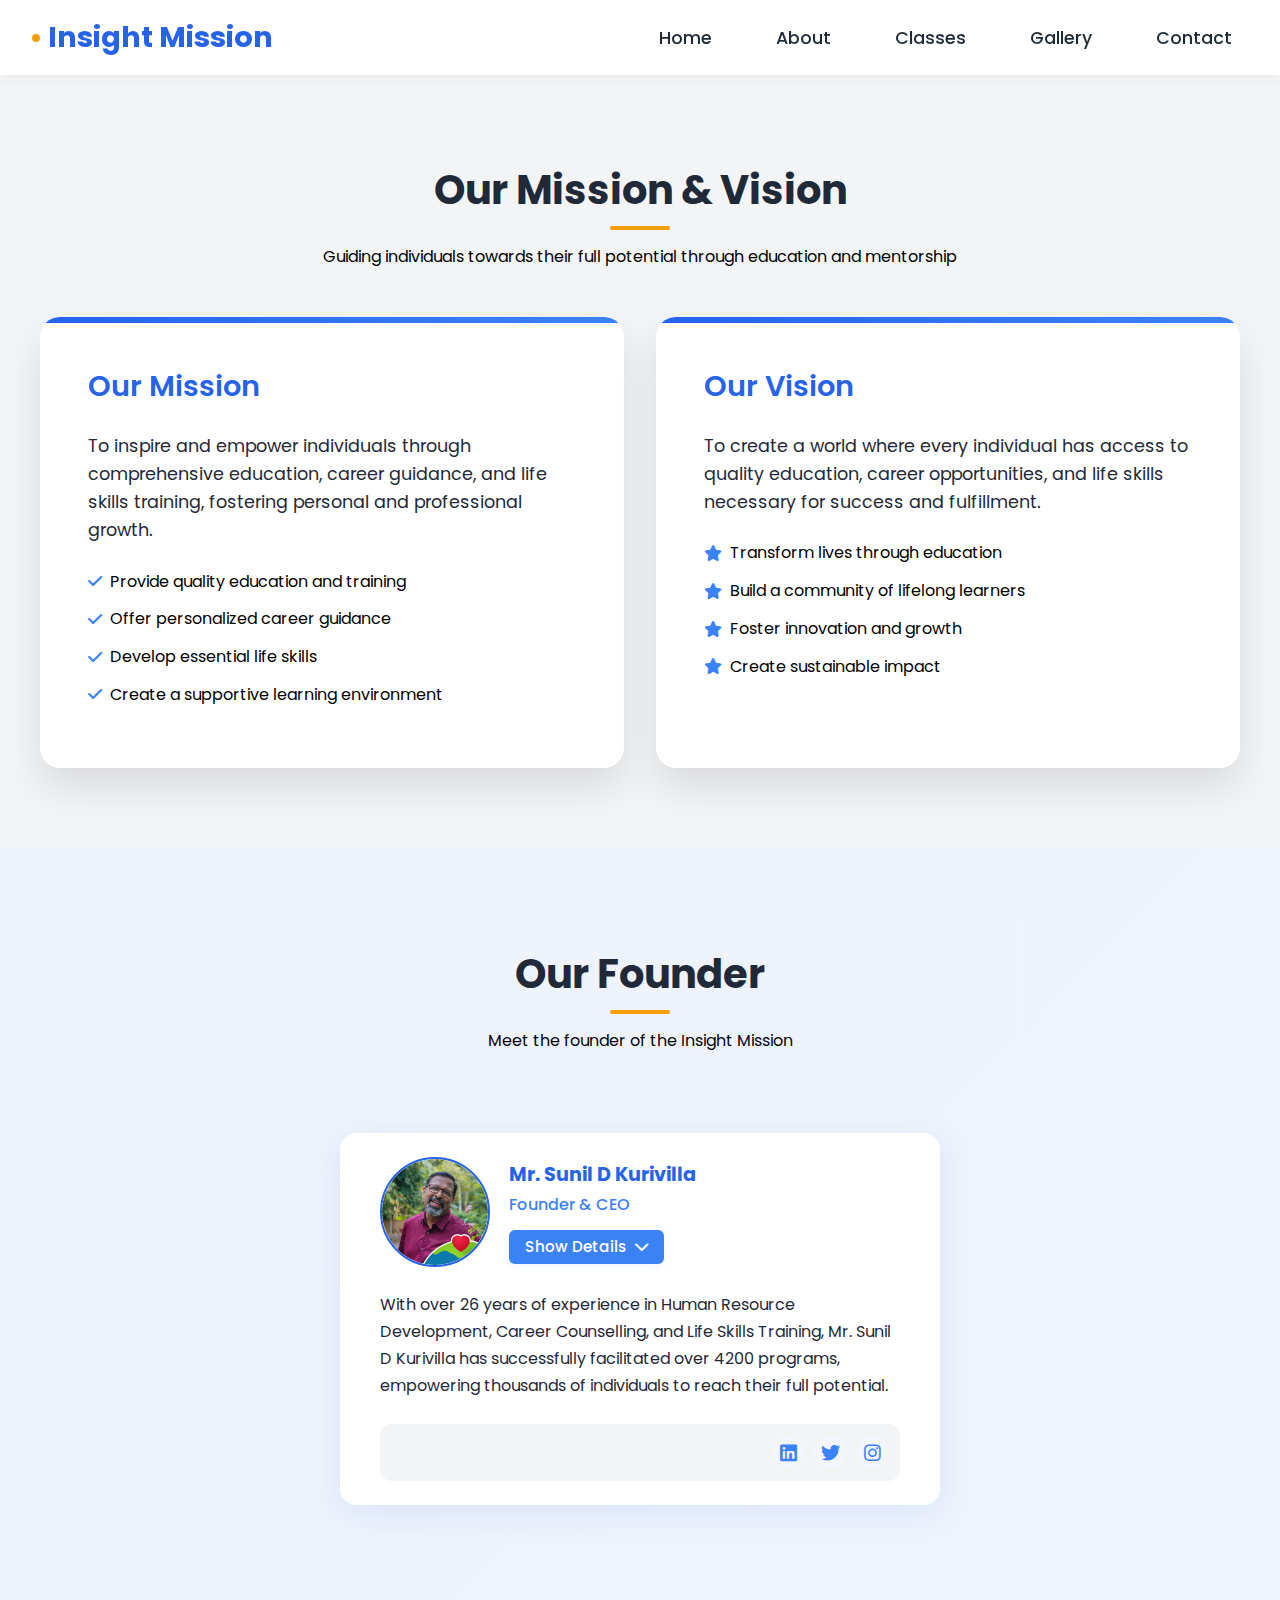
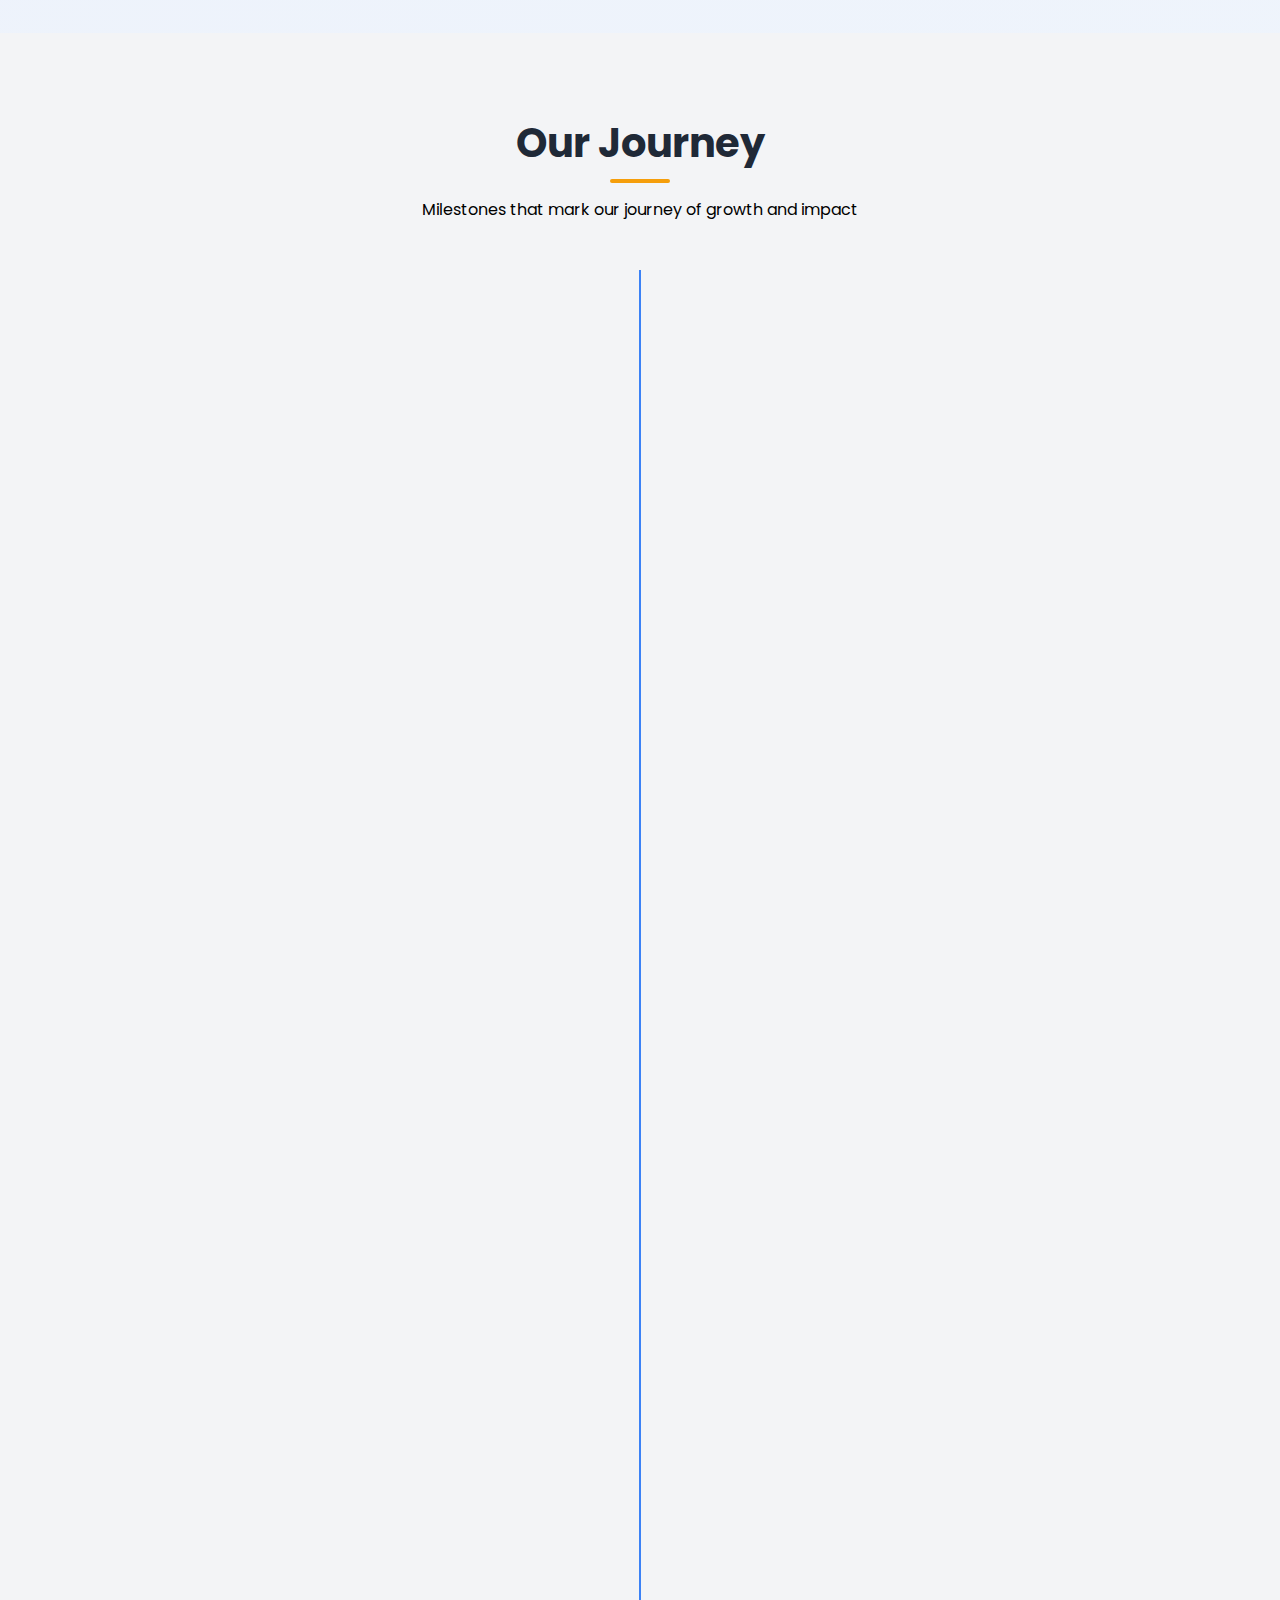
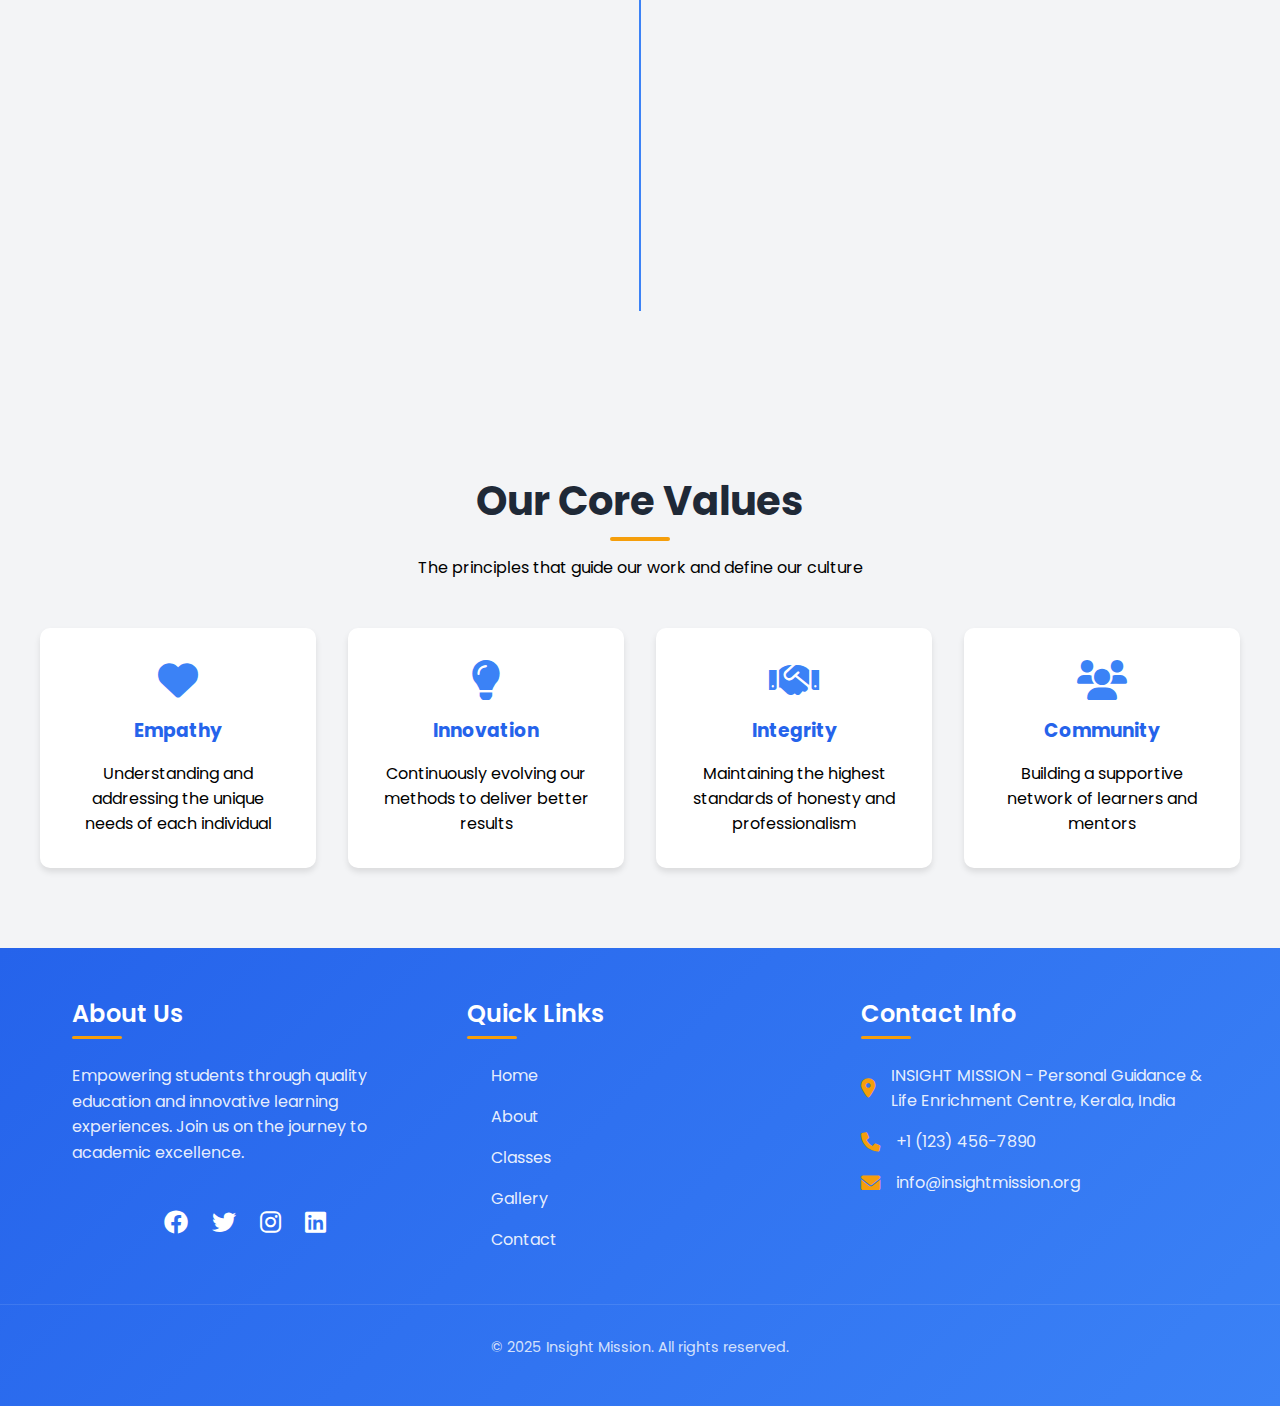
<file: about.html>
<!DOCTYPE html>
<html lang="en">
<head>
    <meta charset="UTF-8">
    <meta name="viewport" content="width=device-width, initial-scale=1.0">
    <title>About - Insight Mission</title>
    <link rel="stylesheet" href="https://cdnjs.cloudflare.com/ajax/libs/font-awesome/6.0.0/css/all.min.css">
    <link href="https://fonts.googleapis.com/css2?family=Poppins:wght@300;400;500;600;700&display=swap" rel="stylesheet">
    <link rel="stylesheet" href="about.css">
</head>
<body>
    <!-- Navbar -->
    <nav class="navbar">
        <a href="index.html" class="logo">Insight Mission</a>
        <div class="nav-links">
            <a href="index.html">Home</a>
            <a href="about.html">About</a>
            <a href="classes.html">Classes</a>
            <a href="gallery.html">Gallery</a>
            <a href="contact.html">Contact</a>
        </div>
        <div class="hamburger">
            <i class="fas fa-bars"></i>
        </div>
    </nav>

    <div class="main-content">
        <!-- Mission & Vision Section -->
        <section class="mission-vision">
            <div class="section-container">
                <div class="section-title">
                    <h2>Our Mission & Vision</h2>
                    <p>Guiding individuals towards their full potential through education and mentorship</p>
                </div>
                <div class="mission-vision-grid">
                    <div class="mission-card">
                        <h3>Our Mission</h3>
                        <p>To inspire and empower individuals through comprehensive education, career guidance, and life skills training, fostering personal and professional growth.</p>
                        <ul class="mission-list">
                            <li><i class="fas fa-check"></i> Provide quality education and training</li>
                            <li><i class="fas fa-check"></i> Offer personalized career guidance</li>
                            <li><i class="fas fa-check"></i> Develop essential life skills</li>
                            <li><i class="fas fa-check"></i> Create a supportive learning environment</li>
                        </ul>
                    </div>
                    <div class="vision-card">
                        <h3>Our Vision</h3>
                        <p>To create a world where every individual has access to quality education, career opportunities, and life skills necessary for success and fulfillment.</p>
                        <ul class="vision-list">
                            <li><i class="fas fa-star"></i> Transform lives through education</li>
                            <li><i class="fas fa-star"></i> Build a community of lifelong learners</li>
                            <li><i class="fas fa-star"></i> Foster innovation and growth</li>
                            <li><i class="fas fa-star"></i> Create sustainable impact</li>
                        </ul>
                    </div>
                </div>
            </div>
        </section>

        <!-- Values Section -->
        

        <!-- Team Section -->
        <section class="team-section">
            <div class="section-container">
                <div class="section-title">
                    <h2>Our Founder</h2>
                    <p>Meet the founder of the Insight Mission</p>
                </div>
                <div class="team-grid">
                    <div class="team-member compact-founder" id="sunil-profile">
  <div class="compact-header">
    <div class="profile-image small">
      <img src="Gallery/42.jpeg" alt="Mr. Sunil D Kurivilla">
    </div>
    <div class="compact-info">
      <h3>Mr. Sunil D Kurivilla</h3>
      <p class="role">Founder & CEO</p>
      <button class="dropdown-toggle" onclick="toggleFounderDetails()">
        <span id="dropdown-text">Show Details</span>
        <i class="fas fa-chevron-down" id="dropdown-icon"></i>
      </button>
    </div>
  </div>
  <div class="founder-details" id="founder-details" style="display:none;">
    <div class="profile-achievements" id="founder-achievements">
<!-- Areas of Expertise Accordion Card -->
<div class="achievement-card">
    <button class="achievement-toggle" onclick="toggleAchievement(event, 0)">
        <span>Areas of Expertise</span>
        <i class="fas fa-chevron-down"></i>
    </button>
    <div class="achievement-panel" style="display:none;">
        <div class="achievement-icon">
            <i class="fas fa-lightbulb"></i>
        </div>
        <div class="achievement-content">
            <ul>
                <li>Human Resource Development (HRD)</li>
                <li>Career Counselling & Educational Guidance</li>
                <li>Life Skills & Personal Growth</li>
                <li>Teacher/Faculty Development</li>
                <li>Parenting & Family Counselling</li>
                <li>Leadership & Team Building</li>
                <li>Youth Empowerment Initiatives</li>
                <li>Counselling Consultant & Career Faculty</li>
                <li>MG University</li>
                <li>Amrita University</li>
                <li>Oxford Publications</li>
                <li>Macmillan Education</li>
                <li>Training Faculty</li>
                <li>KSEB – PETARC</li>
                <li>NTPC</li>
                <li>HBS Technopark, Thiruvananthapuram</li>
            </ul>
        </div>
    </div>
</div>
<!-- End Areas of Expertise -->
<div class="achievement-card">
    <button class="achievement-toggle" onclick="toggleAchievement(event, 1)">
        <span>Qualifications</span>
        <i class="fas fa-chevron-down"></i>
    </button>
    <div class="achievement-panel" style="display:none;">
        <div class="achievement-icon">
            <i class="fas fa-graduation-cap"></i>
        </div>
        <div class="achievement-content">
            <ul>
                <li>MBA, M.Sc (Applied Psychology)</li>
                <li>Certified HR Trainer</li>
                <li>Certified Counsellor</li>
                <li>Researcher in Social Psychology</li>
            </ul>
        </div>
    </div>
</div>
<div class="achievement-card">
    <button class="achievement-toggle" onclick="toggleAchievement(event, 2)">
        <span>Professional Roles & Associations</span>
        <i class="fas fa-chevron-down"></i>
    </button>
    <div class="achievement-panel" style="display:none;">
        <div class="achievement-icon">
            <i class="fas fa-briefcase"></i>
        </div>
        <div class="achievement-content">
            <ul>
                <li>Founder, Insight Mission, Kerala</li>
                <li>Co-Founder, Astra-HR, Thiruvananthapuram</li>
                <li>Chief Career Mentor, Bhaavi Career Consultants, Kochi</li>
            </ul>
        </div>
    </div>
</div>
<div class="achievement-card">
    <button class="achievement-toggle" onclick="toggleAchievement(event, 3)">
        <span>Other Achievements</span>
        <i class="fas fa-chevron-down"></i>
    </button>
    <div class="achievement-panel" style="display:none;">
        <div class="achievement-icon">
            <i class="fas fa-trophy"></i>
        </div>
        <div class="achievement-content">
  <div class="achievement-row">
    <div class="achievement-title"><strong>Leadership & Youth Training</strong></div>
    <div class="achievement-points">
      <ul>
        <li>Leadership Trainer, Rotary International (RYLA)</li>
        <li>Youth Training Consultant, National YMCA</li>
      </ul>
    </div>
  </div>
  <hr class="achievement-separator">
  <div class="achievement-row">
    <div class="achievement-title"><strong>Consultant Trainer</strong></div>
    <div class="achievement-points">
      <ul>
        <li>AICTE</li>
        <li>Labour</li>
        <li>Employment</li>
        <li>Collegiate Education</li>
        <li>Higher Secondary Directorate</li>
        <li>Youth Affairs</li>
      </ul>
    </div>
  </div>
  <hr class="achievement-separator">
  <div class="achievement-row">
    <div class="achievement-title"><strong>Counselling Consultant & Career Faculty</strong></div>
    <div class="achievement-points">
      <ul>
        <li>MG University</li>
        <li>Amrita University</li>
        <li>Oxford Publications</li>
        <li>Macmillan Education</li>
      </ul>
    </div>
  </div>
  <hr class="achievement-separator">
  <div class="achievement-row">
    <div class="achievement-title"><strong>Training Faculty</strong></div>
    <div class="achievement-points">
      <ul>
        <li>KSEB – PETARC</li>
        <li>NTPC</li>
        <li>HBS Technopark, Thiruvananthapuram</li>
      </ul>
    </div>
  </div>
  <hr class="achievement-separator">
  <div class="achievement-row">
    <div class="achievement-title"><strong>Management & Marketing Skills Trainer</strong></div>
    <div class="achievement-points">
      <ul>
        <li>Banking</li>
        <li>Insurance</li>
        <li>Retail</li>
        <li>Healthcare</li>
      </ul>
    </div>
  </div>
  <hr class="achievement-separator">
            
        </div>
    </div>
</div>
<!-- End Other Achievements -->

                                
     </div>
                        </div>
                        <div class="founder-description-wrapper">
                            <p class="founder-description">
                                With over 26 years of experience in Human Resource Development, Career Counselling, and Life Skills Training, Mr. Sunil D Kurivilla has successfully facilitated over 4200 programs, empowering thousands of individuals to reach their full potential.
                            </p>
                            <div class="social-links compact">
                                <a href="#" title="LinkedIn"><i class="fab fa-linkedin"></i></a>
                                <a href="#" title="Twitter"><i class="fab fa-twitter"></i></a>
                                <a href="#" title="Instagram"><i class="fab fa-instagram"></i></a>
                            </div>
                        </div>
                    </div>
<script>
document.addEventListener('DOMContentLoaded', function() {
  // Collapse all achievement panels and set chevrons down
  const panels = document.querySelectorAll('#founder-achievements .achievement-panel');
  const toggles = document.querySelectorAll('#founder-achievements .achievement-toggle i');
  panels.forEach(panel => panel.style.display = 'none');
  toggles.forEach(chevron => {
    chevron.classList.remove('fa-chevron-up');
    chevron.classList.add('fa-chevron-down');
  });
});

function toggleFounderDetails() {
  const details = document.getElementById('founder-details');
  const text = document.getElementById('dropdown-text');
  const icon = document.getElementById('dropdown-icon');
  if (details.style.display === 'none') {
    details.style.display = 'block';
    text.textContent = 'Hide Details';
    icon.classList.remove('fa-chevron-down');
    icon.classList.add('fa-chevron-up');
  } else {
    details.style.display = 'none';
    text.textContent = 'Show Details';
    icon.classList.remove('fa-chevron-up');
    icon.classList.add('fa-chevron-down');
  }
}

function toggleAchievement(event, idx) {
    const panels = document.querySelectorAll('#founder-achievements .achievement-panel');
    const toggles = document.querySelectorAll('#founder-achievements .achievement-toggle');
    for (let i = 0; i < panels.length; i++) {
        if (i === idx) {
            const isOpen = panels[i].style.display === 'block';
            // Close all panels first with animation
            panels.forEach((panel, j) => {
                if (panel.style.display === 'block') {
                    panel.classList.add('collapsing');
                    setTimeout(() => {
                        panel.style.display = 'none';
                        panel.classList.remove('collapsing');
                    }, 350);
                } else {
                    panel.style.display = 'none';
                    panel.classList.remove('collapsing');
                }
            });
            toggles.forEach(toggle => {
                toggle.querySelector('i').classList.add('fa-chevron-down');
                toggle.querySelector('i').classList.remove('fa-chevron-up');
            });
            // Open the clicked one if it was not already open
            if (!isOpen) {
                panels[i].style.display = 'block';
                panels[i].classList.remove('collapsing');
                toggles[i].querySelector('i').classList.remove('fa-chevron-down');
                toggles[i].querySelector('i').classList.add('fa-chevron-up');
            }
        }
    }
}

</script>
                </div>
            </div>
        </section>

        <!-- Timeline Section -->
        <section class="timeline-section">
            <div class="section-container">
                <div class="section-title">
                    <h2>Our Journey</h2>
                    <p>Milestones that mark our journey of growth and impact</p>
                </div>
                <div class="timeline">
                    <div class="timeline-item">
                        <div class="timeline-content">
                            <h3>Foundation</h3>
                            <p class="date">2010</p>
                            <p>Insight Mission was founded with a vision to transform education and career guidance in the community.</p>
                        </div>
                    </div>
                    <div class="timeline-item">
                        <div class="timeline-content">
                            <h3>First Workshop</h3>
                            <p class="date">2012</p>
                            <p>Conducted our first career guidance workshop, reaching over 100 students.</p>
                        </div>
                    </div>
                    <div class="timeline-item">
                        <div class="timeline-content">
                            <h3>Expansion</h3>
                            <p class="date">2015</p>
                            <p>Expanded our services to include life skills training and personal development programs.</p>
                        </div>
                    </div>
                    <div class="timeline-item">
                        <div class="timeline-content">
                            <h3>Mentorship Program</h3>
                            <p class="date">2018</p>
                            <p>Launched our flagship mentorship program, connecting students with industry professionals.</p>
                        </div>
                    </div>
                    <div class="timeline-item">
                        <div class="timeline-content">
                            <h3>Digital Transformation</h3>
                            <p class="date">2020</p>
                            <p>Adapted to the digital age by offering online courses and virtual mentoring sessions.</p>
                        </div>
                    </div>
                    <div class="timeline-item">
                        <div class="timeline-content">
                            <h3>Present Day</h3>
                            <p class="date">2024</p>
                            <p>Continuing to inspire and transform lives through our comprehensive programs and initiatives.</p>
                        </div>
                    </div>
                </div>
            </div>
        </section>
    </div>
    <section class="values-section">
        <div class="section-container">
            <div class="section-title">
                <h2>Our Core Values</h2>
                <p>The principles that guide our work and define our culture</p>
            </div>
            <div class="values-grid">
                <div class="value-card">
                    <i class="fas fa-heart"></i>
                    <h3>Empathy</h3>
                    <p>Understanding and addressing the unique needs of each individual</p>
                </div>
                <div class="value-card">
                    <i class="fas fa-lightbulb"></i>
                    <h3>Innovation</h3>
                    <p>Continuously evolving our methods to deliver better results</p>
                </div>
                <div class="value-card">
                    <i class="fas fa-handshake"></i>
                    <h3>Integrity</h3>
                    <p>Maintaining the highest standards of honesty and professionalism</p>
                </div>
                <div class="value-card">
                    <i class="fas fa-users"></i>
                    <h3>Community</h3>
                    <p>Building a supportive network of learners and mentors</p>
                </div>
            </div>
        </div>
    </section>

    <!-- Footer -->
    <footer>
        <div class="footer-content">
            <div class="footer-section">
                <h3>About Us</h3>
                <p>Empowering students through quality education and innovative learning experiences. Join us on the journey to academic excellence.</p>
                <div class="social-icons">
                    <a href="#"><i class="fab fa-facebook"></i></a>
                    <a href="#"><i class="fab fa-twitter"></i></a>
                    <a href="#"><i class="fab fa-instagram"></i></a>
                    <a href="#"><i class="fab fa-linkedin"></i></a>
                </div>
            </div>
            <div class="footer-section">
                <h3>Quick Links</h3>
                <div class="footer-links">
                    <a href="index.html">Home</a>
                    <a href="about.html">About</a>
                    <a href="classes.html">Classes</a>
                    <a href="gallery.html">Gallery</a>
                    <a href="contact.html">Contact</a>
                </div>
            </div>
            <div class="footer-section">
                <h3>Contact Info</h3>
                <div class="contact-info">
                    <div class="contact-item">
                        <i class="fas fa-map-marker-alt"></i>
                        <span>INSIGHT MISSION - Personal Guidance & Life Enrichment Centre, Kerala, India</span>
                    </div>
                    <div class="contact-item">
                        <i class="fas fa-phone"></i>
                        <span>+1 (123) 456-7890</span>
                    </div>
                    <div class="contact-item">
                        <i class="fas fa-envelope"></i>
                        <span>info@insightmission.org</span>
                    </div>
                </div>
            </div>
        </div>
        <div class="footer-bottom">
            <p>&copy; 2025 Insight Mission. All rights reserved.</p>
        </div>
    </footer>

    <script>
        // Navbar Toggle
        const hamburger = document.querySelector('.hamburger');
        const navLinks = document.querySelector('.nav-links');

        hamburger.addEventListener('click', () => {
            navLinks.classList.toggle('active');
        });

        // Scroll Animation
        const observerOptions = {
            root: null,
            rootMargin: '0px',
            threshold: 0.1
        };

        const observer = new IntersectionObserver((entries) => {
            entries.forEach(entry => {
                if (entry.isIntersecting) {
                    entry.target.style.opacity = '1';
                    entry.target.style.transform = 'translateY(0)';
                }
            });
        }, observerOptions);

        document.querySelectorAll('.mission-card, .vision-card, .timeline-item, .founder-content').forEach(element => {
            element.style.opacity = '0';
            element.style.transform = 'translateY(20px)';
            element.style.transition = 'opacity 0.5s ease, transform 0.5s ease';
            observer.observe(element);
        });
    </script>
</body>
</html>
</file>
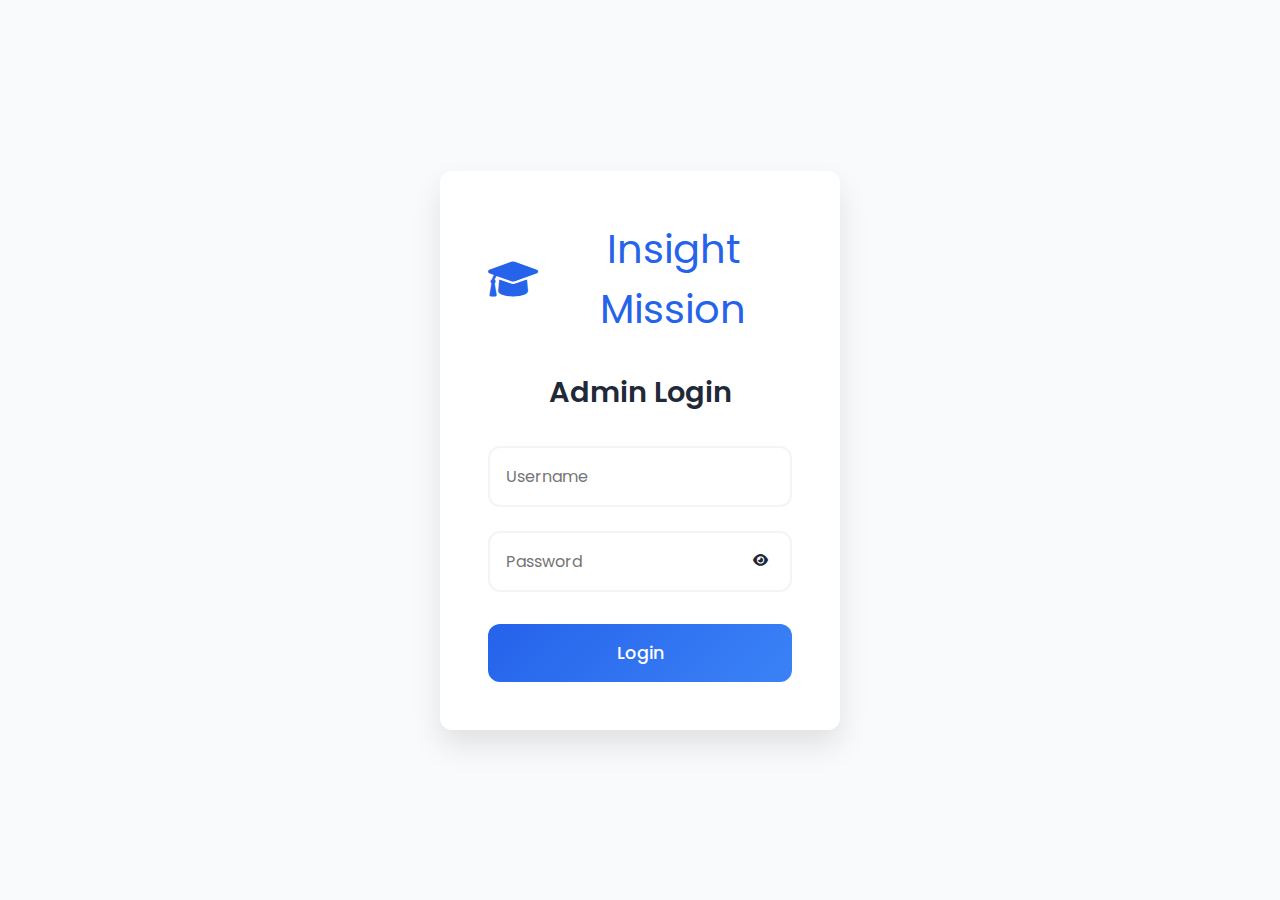
<file: out/admin.html>
<!DOCTYPE html>
<html lang="en">
<head>
    <meta charset="UTF-8">
    <meta name="viewport" content="width=device-width, initial-scale=1.0">
    <title>Admin Panel - Insight Mission</title>
    <link rel="stylesheet" href="https://cdnjs.cloudflare.com/ajax/libs/font-awesome/6.0.0/css/all.min.css">
    <link href="https://fonts.googleapis.com/css2?family=Poppins:wght@300;400;500;600;700&display=swap" rel="stylesheet">
    <style>
        :root {
            --primary-color: #2563eb;
            --secondary-color: #3b82f6;
            --accent-color: #f59e0b;
            --text-color: #1f2937;
            --light-bg: #f3f4f6;
            --card-bg: #ffffff;
            --gradient-start: #2563eb;
            --gradient-end: #3b82f6;
            --success-color: #10b981;
            --trust-color: #6366f1;
            --section-bg: #f8fafc;
            --transition-speed: 0.3s;
            --hover-scale: 1.02;
            --shadow-hover: 0 8px 25px rgba(0, 0, 0, 0.15);
            --border-radius: 12px;
            --spacing-unit: 1rem;
        }

        * {
            margin: 0;
            padding: 0;
            box-sizing: border-box;
            font-family: 'Poppins', sans-serif;
        }

        body {
            background: var(--section-bg);
            min-height: 100vh;
            display: flex;
            flex-direction: column;
        }

        /* Navbar Styles */
        .navbar {
            position: fixed;
            top: 0;
            left: 0;
            width: 100%;
            background: rgba(255, 255, 255, 0.98);
            backdrop-filter: blur(10px);
            padding: 1.2rem 2.5rem;
            display: flex;
            justify-content: space-between;
            align-items: center;
            box-shadow: 0 2px 15px rgba(0, 0, 0, 0.08);
            z-index: 1000;
        }

        .logo {
            color: var(--primary-color);
            font-weight: 700;
            font-size: 1.8rem;
            text-decoration: none;
            display: flex;
            align-items: center;
            gap: 0.8rem;
            transition: transform var(--transition-speed) ease;
        }

        .logo:hover {
            transform: translateY(-2px);
        }

        .logo i {
            font-size: 2rem;
            color: var(--accent-color);
        }

        .navbar-right {
            display: flex;
            align-items: center;
            gap: 1rem;
        }

        .logout-btn {
            padding: 0.8rem 1.5rem;
            background: #ef4444;
            color: white;
            border: none;
            border-radius: var(--border-radius);
            cursor: pointer;
            font-weight: 500;
            transition: all var(--transition-speed) ease;
            display: flex;
            align-items: center;
            gap: 0.5rem;
            box-shadow: 0 4px 15px rgba(239, 68, 68, 0.2);
        }

        .logout-btn:hover {
            transform: translateY(-2px);
            box-shadow: 0 6px 20px rgba(239, 68, 68, 0.3);
            background: #dc2626;
        }

        .logout-btn i {
            font-size: 1.1rem;
        }

        /* Admin Panel Styles */
        .admin-container {
            max-width: 1200px;
            margin: 100px auto 50px;
            padding: 2.5rem;
            flex: 1;
        }

        .admin-header {
            display: flex;
            justify-content: space-between;
            align-items: center;
            margin-bottom: 3rem;
            padding: 0 1rem;
        }

        .admin-title {
            font-size: 2.2rem;
            color: var(--text-color);
            font-weight: 600;
            position: relative;
            padding-bottom: 0.5rem;
        }

        .admin-title::after {
            content: '';
            position: absolute;
            bottom: 0;
            left: 0;
            width: 60px;
            height: 4px;
            background: linear-gradient(90deg, var(--gradient-start), var(--gradient-end));
            border-radius: 2px;
        }

        .add-class-btn {
            padding: 1rem 2rem;
            background: linear-gradient(135deg, var(--gradient-start), var(--gradient-end));
            color: white;
            border: none;
            border-radius: var(--border-radius);
            cursor: pointer;
            font-weight: 500;
            font-size: 1.1rem;
            transition: all var(--transition-speed) ease;
            display: flex;
            align-items: center;
            gap: 0.8rem;
            box-shadow: 0 4px 15px rgba(37, 99, 235, 0.2);
        }

        .add-class-btn:hover {
            transform: translateY(-3px);
            box-shadow: 0 6px 20px rgba(37, 99, 235, 0.3);
        }

        .add-class-btn i {
            font-size: 1.2rem;
        }

        .classes-table {
            width: 100%;
            background: var(--card-bg);
            border-radius: var(--border-radius);
            overflow: hidden;
            box-shadow: 0 4px 20px rgba(0, 0, 0, 0.08);
            border-collapse: separate;
            border-spacing: 0;
        }

        .classes-table th,
        .classes-table td {
            padding: 1.2rem 1.5rem;
            text-align: left;
            border-bottom: 1px solid var(--light-bg);
        }

        .classes-table th {
            background: var(--light-bg);
            font-weight: 600;
            color: var(--text-color);
            font-size: 1.1rem;
            text-transform: uppercase;
            letter-spacing: 0.5px;
        }

        .classes-table tr:last-child td {
            border-bottom: none;
        }

        .classes-table tr:hover td {
            background: rgba(37, 99, 235, 0.02);
        }

        .action-btn {
            padding: 0.6rem 1.2rem;
            border: none;
            border-radius: 8px;
            cursor: pointer;
            margin-right: 0.8rem;
            transition: all var(--transition-speed) ease;
            display: inline-flex;
            align-items: center;
            gap: 0.5rem;
            font-weight: 500;
            font-size: 0.95rem;
            position: relative;
            overflow: hidden;
        }

        .edit-btn {
            background: var(--accent-color);
            color: white;
            box-shadow: 0 2px 8px rgba(245, 158, 11, 0.2);
        }

        .delete-btn {
            background: #ef4444;
            color: white;
            box-shadow: 0 2px 8px rgba(239, 68, 68, 0.2);
        }

        .action-btn::before {
            content: '';
            position: absolute;
            top: 0;
            left: 0;
            width: 100%;
            height: 100%;
            background: rgba(255, 255, 255, 0.1);
            transform: translateX(-100%);
            transition: transform var(--transition-speed) ease;
        }

        .action-btn:hover::before {
            transform: translateX(0);
        }

        .action-btn:hover {
            transform: translateY(-2px);
            box-shadow: 0 4px 12px rgba(0, 0, 0, 0.15);
        }

        .action-btn i {
            font-size: 1rem;
            transition: transform var(--transition-speed) ease;
        }

        .action-btn:hover i {
            transform: scale(1.1);
        }

        /* Modal Styles */
        .modal {
            display: none;
            position: fixed;
            top: 0;
            left: 0;
            width: 100%;
            height: 100%;
            background: rgba(0, 0, 0, 0.5);
            z-index: 1000;
            backdrop-filter: blur(5px);
        }

        .modal-content {
            position: relative;
            background: var(--card-bg);
            width: 90%;
            max-width: 600px;
            margin: 50px auto;
            padding: 2.5rem;
            border-radius: var(--border-radius);
            box-shadow: 0 15px 30px rgba(0, 0, 0, 0.2);
            animation: modalSlideIn 0.3s ease;
        }

        @keyframes modalSlideIn {
            from {
                transform: translateY(-20px);
                opacity: 0;
            }
            to {
                transform: translateY(0);
                opacity: 1;
            }
        }

        .close-modal {
            position: absolute;
            top: 1.5rem;
            right: 1.5rem;
            font-size: 1.5rem;
            cursor: pointer;
            color: var(--text-color);
            transition: all var(--transition-speed) ease;
            width: 32px;
            height: 32px;
            display: flex;
            align-items: center;
            justify-content: center;
            border-radius: 50%;
        }

        .close-modal:hover {
            background: var(--light-bg);
            transform: rotate(90deg);
        }

        .form-group {
            margin-bottom: 2rem;
        }

        .form-group label {
            display: block;
            margin-bottom: 0.8rem;
            font-weight: 500;
            color: var(--text-color);
            font-size: 1.1rem;
        }

        .form-group input,
        .form-group textarea {
            width: 100%;
            padding: 1rem;
            border: 2px solid var(--light-bg);
            border-radius: var(--border-radius);
            font-size: 1rem;
            transition: all var(--transition-speed) ease;
        }

        .form-group input:focus,
        .form-group textarea:focus {
            outline: none;
            border-color: var(--primary-color);
            box-shadow: 0 0 0 3px rgba(37, 99, 235, 0.1);
        }

        .form-group textarea {
            min-height: 120px;
            resize: vertical;
        }

        .submit-btn {
            background: linear-gradient(135deg, var(--gradient-start), var(--gradient-end));
            color: white;
            padding: 1rem 2rem;
            border: none;
            border-radius: var(--border-radius);
            cursor: pointer;
            font-weight: 500;
            font-size: 1.1rem;
            transition: all var(--transition-speed) ease;
            width: 100%;
            margin-top: 1rem;
            box-shadow: 0 4px 15px rgba(37, 99, 235, 0.2);
        }

        .submit-btn:hover {
            transform: translateY(-2px);
            box-shadow: 0 6px 20px rgba(37, 99, 235, 0.3);
        }

        /* Filter Section Styles */
        .filter-section {
            margin-bottom: 2rem;
            padding: 0 1rem;
        }

        .filter-container {
            display: flex;
            gap: 1rem;
            flex-wrap: wrap;
        }

        .filter-btn {
            padding: 0.8rem 1.5rem;
            background: var(--light-bg);
            color: var(--text-color);
            border: none;
            border-radius: var(--border-radius);
            cursor: pointer;
            font-weight: 500;
            transition: all var(--transition-speed) ease;
            display: flex;
            align-items: center;
            gap: 0.5rem;
        }

        .filter-btn.active {
            background: linear-gradient(135deg, var(--gradient-start), var(--gradient-end));
            color: white;
            box-shadow: 0 4px 15px rgba(37, 99, 235, 0.2);
        }

        .filter-btn:hover:not(.active) {
            background: var(--card-bg);
            transform: translateY(-2px);
            box-shadow: 0 4px 10px rgba(0, 0, 0, 0.1);
        }

        .filter-btn i {
            font-size: 1rem;
        }

        /* Responsive Design */
        @media (max-width: 768px) {
            .admin-container {
                padding: 1.5rem;
            }

            .admin-header {
                flex-direction: column;
                gap: 1.5rem;
                text-align: center;
            }

            .admin-title::after {
                left: 50%;
                transform: translateX(-50%);
            }

            .classes-table {
                display: block;
                overflow-x: auto;
            }

            .modal-content {
                width: 95%;
                padding: 1.5rem;
            }
        }

        /* Category Management Styles */
        .category-section {
            background: var(--card-bg);
            border-radius: var(--border-radius);
            padding: 2rem;
            margin-bottom: 2rem;
            box-shadow: 0 4px 20px rgba(0, 0, 0, 0.08);
        }

        .category-header {
            display: flex;
            justify-content: space-between;
            align-items: center;
            margin-bottom: 1.5rem;
        }

        .category-title {
            font-size: 1.5rem;
            color: var(--text-color);
            font-weight: 600;
        }

        .add-category-btn {
            padding: 0.8rem 1.5rem;
            background: var(--success-color);
            color: white;
            border: none;
            border-radius: var(--border-radius);
            cursor: pointer;
            font-weight: 500;
            transition: all var(--transition-speed) ease;
            display: flex;
            align-items: center;
            gap: 0.5rem;
        }

        .add-category-btn:hover {
            transform: translateY(-2px);
            box-shadow: 0 4px 15px rgba(16, 185, 129, 0.2);
        }

        .categories-list {
            display: grid;
            grid-template-columns: repeat(auto-fill, minmax(200px, 1fr));
            gap: 1rem;
        }

        .category-card {
            background: var(--light-bg);
            padding: 1rem;
            border-radius: var(--border-radius);
            display: flex;
            justify-content: space-between;
            align-items: center;
            transition: all var(--transition-speed) ease;
        }

        .category-card:hover {
            transform: translateY(-2px);
            box-shadow: 0 4px 10px rgba(0, 0, 0, 0.1);
        }

        .category-name {
            font-weight: 500;
            color: var(--text-color);
        }

        .category-actions {
            display: flex;
            gap: 0.5rem;
        }

        .category-btn {
            padding: 0.4rem;
            border: none;
            border-radius: 6px;
            cursor: pointer;
            transition: all var(--transition-speed) ease;
            display: flex;
            align-items: center;
            justify-content: center;
        }

        .edit-category-btn {
            background: var(--accent-color);
            color: white;
        }

        .delete-category-btn {
            background: #ef4444;
            color: white;
        }

        .category-btn:hover {
            transform: scale(1.1);
        }

        /* Category Modal Styles */
        .category-modal {
            display: none;
            position: fixed;
            top: 0;
            left: 0;
            width: 100%;
            height: 100%;
            background: rgba(0, 0, 0, 0.5);
            z-index: 1000;
            backdrop-filter: blur(5px);
        }

        .category-modal-content {
            position: relative;
            background: var(--card-bg);
            width: 90%;
            max-width: 500px;
            margin: 50px auto;
            padding: 2rem;
            border-radius: var(--border-radius);
            box-shadow: 0 15px 30px rgba(0, 0, 0, 0.2);
            animation: modalSlideIn 0.3s ease;
        }

        /* Login Page Styles */
        .login-container {
            min-height: 100vh;
            display: flex;
            align-items: center;
            justify-content: center;
            background: var(--section-bg);
            padding: 2rem;
            box-sizing: border-box;
        }

        .login-box {
            background: var(--card-bg);
            padding: 3rem;
            border-radius: var(--border-radius);
            box-shadow: 0 15px 30px rgba(0, 0, 0, 0.1);
            width: 100%;
            max-width: 400px;
            text-align: center;
            box-sizing: border-box;
        }

        .login-logo {
            color: var(--primary-color);
            font-size: 2.5rem;
            margin-bottom: 2rem;
            display: flex;
            align-items: center;
            justify-content: center;
            gap: 1rem;
        }

        .login-title {
            font-size: 1.8rem;
            color: var(--text-color);
            margin-bottom: 2rem;
            font-weight: 600;
        }

        .login-form {
            display: flex;
            flex-direction: column;
            gap: 1.5rem;
            position: relative;
            width: 100%;
        }

        .login-input {
            width: 100%;
            padding: 1rem;
            border: 2px solid var(--light-bg);
            border-radius: var(--border-radius);
            font-size: 1rem;
            transition: all var(--transition-speed) ease;
            box-sizing: border-box;
        }

        .password-container {
            position: relative;
            width: 100%;
        }

        .toggle-password {
            position: absolute;
            right: 1rem;
            top: 50%;
            transform: translateY(-50%);
            background: none;
            border: none;
            color: var(--text-color);
            cursor: pointer;
            padding: 0.5rem;
            transition: color var(--transition-speed) ease;
            z-index: 2;
        }

        .login-input:focus {
            outline: none;
            border-color: var(--primary-color);
            box-shadow: 0 0 0 3px rgba(37, 99, 235, 0.1);
        }

        .login-btn {
            width: 100%;
            background: linear-gradient(135deg, var(--gradient-start), var(--gradient-end));
            color: white;
            padding: 1rem;
            border: none;
            border-radius: var(--border-radius);
            font-size: 1.1rem;
            font-weight: 500;
            cursor: pointer;
            transition: all var(--transition-speed) ease;
            margin-top: 0.5rem;
        }

        .error-message {
            width: 100%;
            text-align: center;
            color: #ef4444;
            font-size: 0.9rem;
            margin-top: 0.5rem;
            display: none;
        }

        .admin-content {
            display: none;
        }

        .show {
            display: block;
        }
    </style>
</head>
<body>
    <!-- Login Section -->
    <div class="login-container" id="loginSection">
        <div class="login-box">
            <div class="login-logo">
                <i class="fas fa-graduation-cap"></i>
                <span>Insight Mission</span>
            </div>
            <h1 class="login-title">Admin Login</h1>
            <form id="loginForm" class="login-form">
                <input type="text" id="username" class="login-input" placeholder="Username" required>
                <div class="password-container">
                    <input type="password" id="password" class="login-input" placeholder="Password" required>
                    <button type="button" class="toggle-password" id="togglePassword">
                        <i class="fas fa-eye"></i>
                    </button>
                </div>
                <div class="error-message" id="errorMessage">Invalid credentials</div>
                <button type="submit" class="login-btn">Login</button>
            </form>
        </div>
    </div>

    <!-- Admin Content (hidden by default) -->
    <div class="admin-content" id="adminContent">
        <nav class="navbar">
            <a href="index.html" class="logo">
                <i class="fas fa-graduation-cap"></i>
                Insight Mission
            </a>
            <div class="navbar-right">
                <button class="logout-btn" onclick="logout()">
                    <i class="fas fa-sign-out-alt"></i>
                    Logout
                </button>
            </div>
        </nav>

        <div class="admin-container">
            <!-- Category Management Section -->
            <div class="category-section">
                <div class="category-header">
                    <h2 class="category-title">Manage Categories</h2>
                    <button class="add-category-btn" onclick="openCategoryModal()">
                        <i class="fas fa-plus"></i> Add Category
                    </button>
                </div>
                <div class="categories-list" id="categoriesList">
                    <!-- Categories will be dynamically added here -->
                </div>
            </div>

            <div class="admin-header">
                <h1 class="admin-title">Manage Classes</h1>
                <button class="add-class-btn" onclick="openModal()">
                    <i class="fas fa-plus"></i> Add New Class
                </button>
            </div>

            <div class="filter-section">
                <div class="filter-container">
                    <button class="filter-btn active" onclick="filterClasses('all')">
                        <i class="fas fa-th-large"></i> All
                    </button>
                    <button class="filter-btn" onclick="filterClasses('career')">
                        <i class="fas fa-briefcase"></i> Career Guidance
                    </button>
                    <button class="filter-btn" onclick="filterClasses('life')">
                        <i class="fas fa-heart"></i> Life Skills
                    </button>
                    <button class="filter-btn" onclick="filterClasses('mentoring')">
                        <i class="fas fa-user-graduate"></i> Mentoring
                    </button>
                </div>
            </div>

            <table class="classes-table">
                <thead>
                    <tr>
                        <th>Class Name</th>
                        <th>Category</th>
                        <th>Description</th>
                        <th>Fee</th>
                        <th>Actions</th>
                    </tr>
                </thead>
                <tbody id="classesTableBody">
                    <!-- Classes will be dynamically added here -->
                </tbody>
            </table>
        </div>

        <!-- Add/Edit Class Modal -->
        <div id="classModal" class="modal">
            <div class="modal-content">
                <span class="close-modal" onclick="closeModal()">&times;</span>
                <h2 id="modalTitle">Add New Class</h2>
                <form id="classForm">
                    <input type="hidden" id="classId">
                    <div class="form-group">
                        <label for="className">Class Name</label>
                        <input type="text" id="className" required>
                    </div>
                    <div class="form-group">
                        <label for="classCategory">Category</label>
                        <select id="classCategory" required>
                            <option value="career">Career Guidance</option>
                            <option value="life">Life Skills</option>
                            <option value="mentoring">Mentoring</option>
                        </select>
                    </div>
                    <div class="form-group">
                        <label for="classDescription">Description</label>
                        <textarea id="classDescription" required></textarea>
                    </div>
                    <div class="form-group">
                        <label for="classFee">Fee</label>
                        <input type="number" id="classFee" required>
                    </div>
                    <button type="submit" class="submit-btn">Save Class</button>
                </form>
            </div>
        </div>

        <!-- Category Modal -->
        <div id="categoryModal" class="category-modal">
            <div class="category-modal-content">
                <span class="close-modal" onclick="closeCategoryModal()">&times;</span>
                <h2 id="categoryModalTitle">Add New Category</h2>
                <form id="categoryForm">
                    <input type="hidden" id="categoryId">
                    <div class="form-group">
                        <label for="categoryName">Category Name</label>
                        <input type="text" id="categoryName" required>
                    </div>
                    <div class="form-group">
                        <label for="categoryIcon">Icon Class (Font Awesome)</label>
                        <input type="text" id="categoryIcon" placeholder="e.g., fa-briefcase" required>
                    </div>
                    <button type="submit" class="submit-btn">Save Category</button>
                </form>
            </div>
        </div>
    </div>

    <script>
        // Authentication
        const validCredentials = {
            username: "admin",
            password: "admin123" // In a real application, use proper authentication
        };

        // Check if user is already logged in
        function checkAuth() {
            // Removed localStorage check to force re-authentication
            // The admin content will remain hidden until login
        }

        // Show admin content
        function showAdminContent() {
            document.getElementById('loginSection').style.display = 'none';
            document.getElementById('adminContent').classList.add('show');
        }

        // Handle login form submission
        document.getElementById('loginForm').addEventListener('submit', function(e) {
            e.preventDefault();
            
            const username = document.getElementById('username').value;
            const password = document.getElementById('password').value;
            const errorMessage = document.getElementById('errorMessage');
            
            if (username === validCredentials.username && password === validCredentials.password) {
                showAdminContent();
            } else {
                errorMessage.style.display = 'block';
                setTimeout(() => {
                    errorMessage.style.display = 'none';
                }, 3000);
            }
        });

        // Toggle password visibility
        const togglePassword = document.getElementById('togglePassword');
        const password = document.getElementById('password');

        togglePassword.addEventListener('click', function() {
            const type = password.getAttribute('type') === 'password' ? 'text' : 'password';
            password.setAttribute('type', type);
            
            // Toggle eye icon
            const icon = this.querySelector('i');
            icon.classList.toggle('fa-eye');
            icon.classList.toggle('fa-eye-slash');
        });

        // Check authentication on page load
        checkAuth();

        // Categories data
        let categories = [
            { id: 1, name: "Career Guidance", icon: "fa-briefcase" },
            { id: 2, name: "Life Skills", icon: "fa-heart" },
            { id: 3, name: "Mentoring", icon: "fa-user-graduate" }
        ];

        // Update classes data to use category IDs
        let classes = [
            {
                id: 1,
                name: "Career Planning Workshop",
                categoryId: 1,
                description: "Learn how to plan and navigate your career path effectively.",
                fee: 5000
            },
            {
                id: 2,
                name: "Time Management Mastery",
                categoryId: 2,
                description: "Essential skills for managing your time and increasing productivity.",
                fee: 4000
            },
            {
                id: 3,
                name: "Professional Mentoring",
                categoryId: 3,
                description: "One-on-one mentoring sessions with industry experts.",
                fee: 8000
            }
        ];

        let currentFilter = 'all';

        // Filter classes
        function filterClasses(category) {
            currentFilter = category;
            const filterButtons = document.querySelectorAll('.filter-btn');
            filterButtons.forEach(btn => {
                btn.classList.remove('active');
                if (btn.getAttribute('onclick').includes(category)) {
                    btn.classList.add('active');
                }
            });
            renderClasses();
        }

        // Initialize the table
        function renderClasses() {
            const tbody = document.getElementById('classesTableBody');
            tbody.innerHTML = '';
            
            const filteredClasses = currentFilter === 'all' 
                ? classes 
                : classes.filter(c => {
                    const category = categories.find(cat => cat.id === c.categoryId);
                    return category && category.name.toLowerCase().includes(currentFilter);
                });
            
            filteredClasses.forEach(classItem => {
                const category = categories.find(c => c.id === classItem.categoryId);
                const tr = document.createElement('tr');
                tr.innerHTML = `
                    <td>${classItem.name}</td>
                    <td>${category ? category.name : 'Unknown'}</td>
                    <td>${classItem.description}</td>
                    <td>₹${classItem.fee.toLocaleString('en-IN')}</td>
                    <td>
                        <button class="action-btn edit-btn" onclick="editClass(${classItem.id})">
                            <i class="fas fa-pen-to-square"></i> Edit
                        </button>
                        <button class="action-btn delete-btn" onclick="deleteClass(${classItem.id})">
                            <i class="fas fa-trash-can"></i> Delete
                        </button>
                    </td>
                `;
                tbody.appendChild(tr);
            });
        }

        // Modal functions
        function openModal(classId = null) {
            const modal = document.getElementById('classModal');
            const modalTitle = document.getElementById('modalTitle');
            const form = document.getElementById('classForm');
            
            if (classId) {
                modalTitle.textContent = 'Edit Class';
                const classItem = classes.find(c => c.id === classId);
                document.getElementById('classId').value = classId;
                document.getElementById('className').value = classItem.name;
                document.getElementById('classCategory').value = classItem.categoryId;
                document.getElementById('classDescription').value = classItem.description;
                document.getElementById('classFee').value = classItem.fee;
            } else {
                modalTitle.textContent = 'Add New Class';
                form.reset();
            }
            
            modal.style.display = 'block';
        }

        function closeModal() {
            document.getElementById('classModal').style.display = 'none';
        }

        // Form submission
        document.getElementById('classForm').addEventListener('submit', function(e) {
            e.preventDefault();
            
            const classId = document.getElementById('classId').value;
            const name = document.getElementById('className').value;
            const categoryId = parseInt(document.getElementById('classCategory').value);
            const description = document.getElementById('classDescription').value;
            const fee = parseFloat(document.getElementById('classFee').value);
            
            if (classId) {
                // Edit existing class
                const index = classes.findIndex(c => c.id === parseInt(classId));
                classes[index] = { id: parseInt(classId), name, categoryId, description, fee };
            } else {
                // Add new class
                const newId = classes.length > 0 ? Math.max(...classes.map(c => c.id)) + 1 : 1;
                classes.push({ id: newId, name, categoryId, description, fee });
            }
            
            renderClasses();
            closeModal();
        });

        // Edit class
        function editClass(id) {
            openModal(id);
        }

        // Delete class
        function deleteClass(id) {
            if (confirm('Are you sure you want to delete this class?')) {
                classes = classes.filter(c => c.id !== id);
                renderClasses();
            }
        }

        // Category Management Functions
        function renderCategories() {
            const categoriesList = document.getElementById('categoriesList');
            categoriesList.innerHTML = '';
            
            categories.forEach(category => {
                const categoryCard = document.createElement('div');
                categoryCard.className = 'category-card';
                categoryCard.innerHTML = `
                    <span class="category-name">
                        <i class="fas ${category.icon}"></i> ${category.name}
                    </span>
                    <div class="category-actions">
                        <button class="category-btn edit-category-btn" onclick="editCategory(${category.id})">
                            <i class="fas fa-pen-to-square"></i>
                        </button>
                        <button class="category-btn delete-category-btn" onclick="deleteCategory(${category.id})">
                            <i class="fas fa-trash-can"></i>
                        </button>
                    </div>
                `;
                categoriesList.appendChild(categoryCard);
            });
        }

        function openCategoryModal(categoryId = null) {
            const modal = document.getElementById('categoryModal');
            const modalTitle = document.getElementById('categoryModalTitle');
            const form = document.getElementById('categoryForm');
            
            if (categoryId) {
                modalTitle.textContent = 'Edit Category';
                const category = categories.find(c => c.id === categoryId);
                document.getElementById('categoryId').value = categoryId;
                document.getElementById('categoryName').value = category.name;
                document.getElementById('categoryIcon').value = category.icon;
            } else {
                modalTitle.textContent = 'Add New Category';
                form.reset();
            }
            
            modal.style.display = 'block';
        }

        function closeCategoryModal() {
            document.getElementById('categoryModal').style.display = 'none';
        }

        function editCategory(id) {
            openCategoryModal(id);
        }

        function deleteCategory(id) {
            if (confirm('Are you sure you want to delete this category? This will also remove all classes in this category.')) {
                categories = categories.filter(c => c.id !== id);
                classes = classes.filter(c => c.categoryId !== id);
                renderCategories();
                renderClasses();
                updateCategorySelect();
            }
        }

        // Update the category select in the class form
        function updateCategorySelect() {
            const select = document.getElementById('classCategory');
            select.innerHTML = '';
            categories.forEach(category => {
                const option = document.createElement('option');
                option.value = category.id;
                option.textContent = category.name;
                select.appendChild(option);
            });
        }

        // Category form submission
        document.getElementById('categoryForm').addEventListener('submit', function(e) {
            e.preventDefault();
            
            const categoryId = document.getElementById('categoryId').value;
            const name = document.getElementById('categoryName').value;
            const icon = document.getElementById('categoryIcon').value;
            
            if (categoryId) {
                // Edit existing category
                const index = categories.findIndex(c => c.id === parseInt(categoryId));
                categories[index] = { id: parseInt(categoryId), name, icon };
            } else {
                // Add new category
                const newId = categories.length > 0 ? Math.max(...categories.map(c => c.id)) + 1 : 1;
                categories.push({ id: newId, name, icon });
            }
            
            renderCategories();
            updateCategorySelect();
            closeCategoryModal();
        });

        // Initialize the page
        renderCategories();
        updateCategorySelect();
        renderClasses();

        // Logout function
        function logout() {
            document.getElementById('adminContent').classList.remove('show');
            document.getElementById('loginSection').style.display = 'flex';
            // Clear any form values
            document.getElementById('loginForm').reset();
        }
    </script>
</body>
</html>
</file>
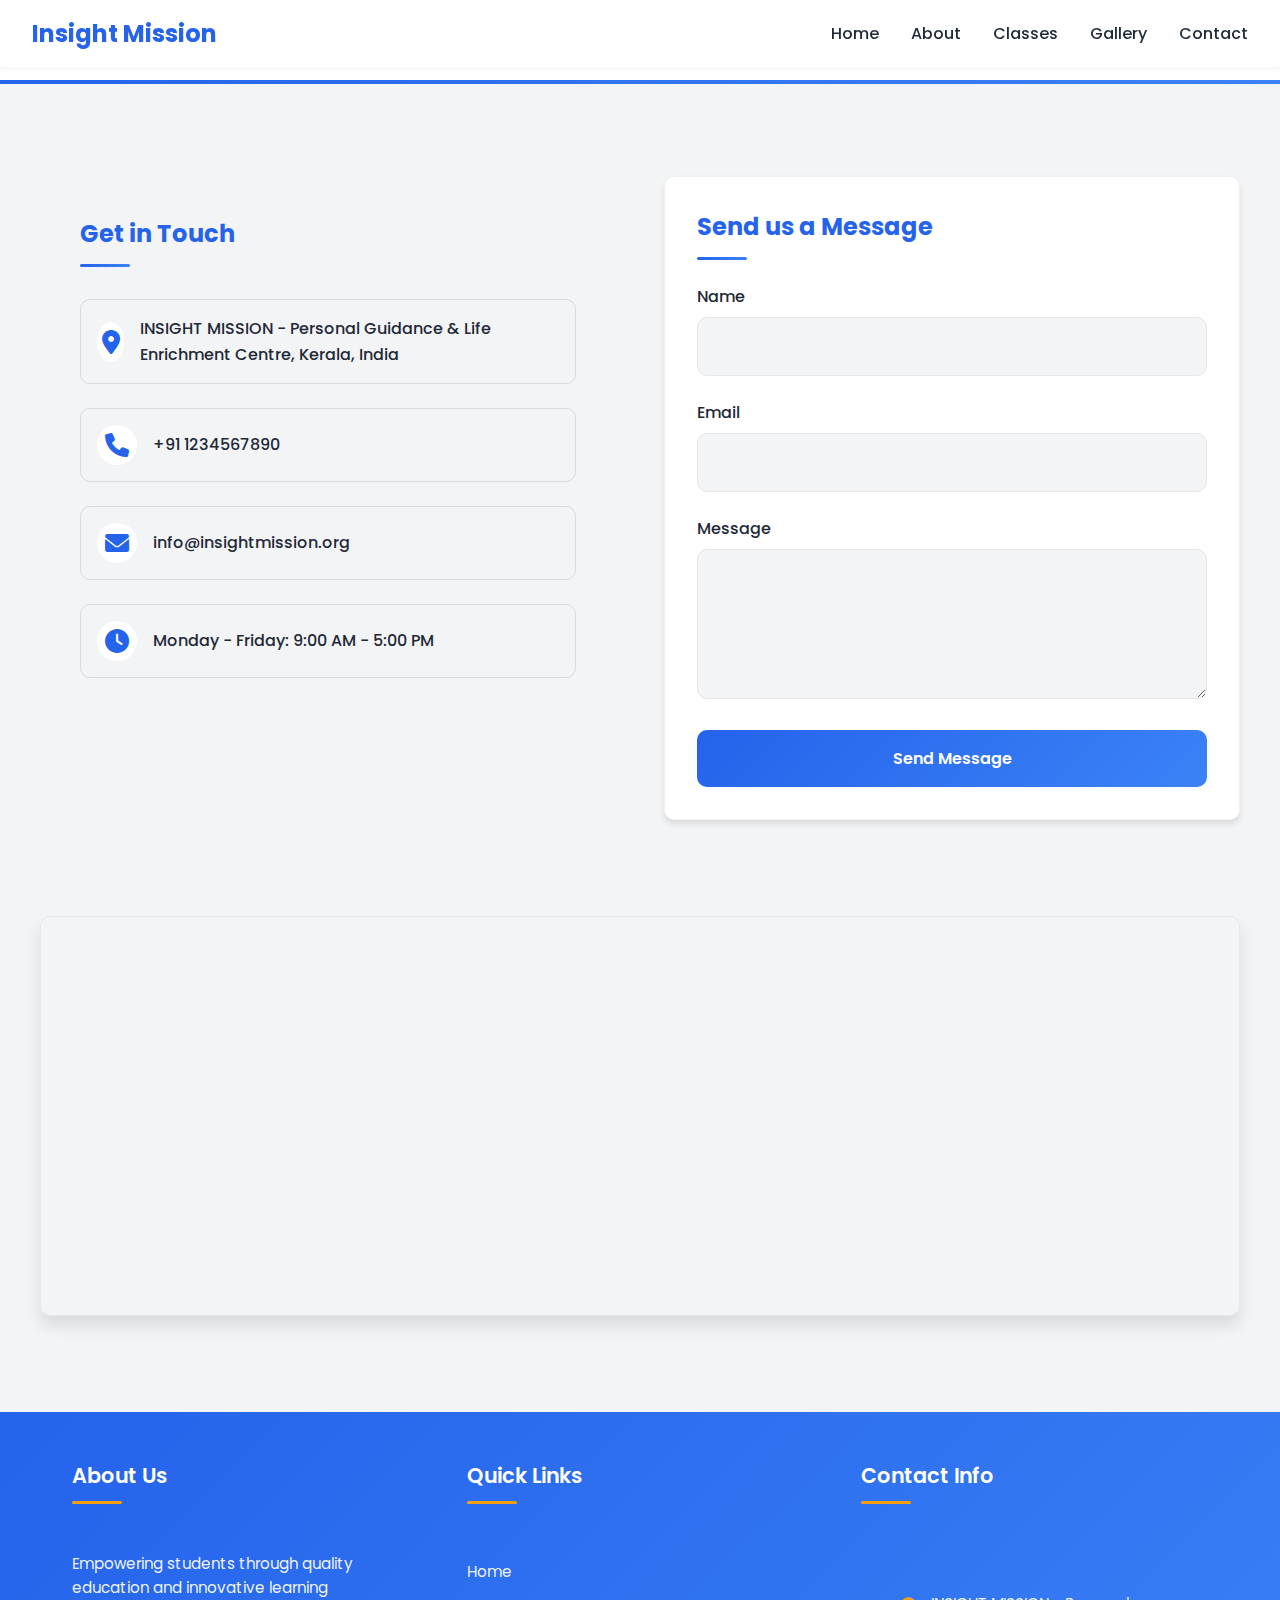
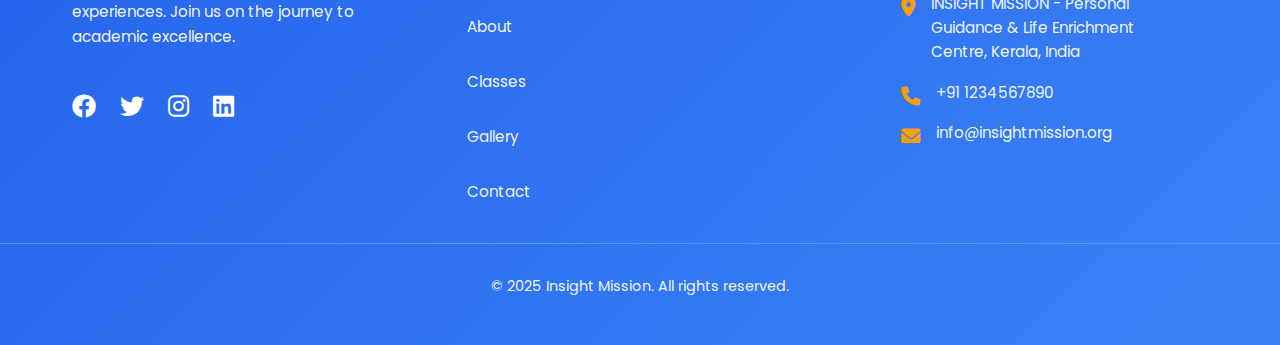
<file: out/contact.html>
<!DOCTYPE html>
<html lang="en">
<head>
    <meta charset="UTF-8">
    <meta name="viewport" content="width=device-width, initial-scale=1.0">
    <title>Contact - Insight Mission</title>
    <link rel="stylesheet" href="https://cdnjs.cloudflare.com/ajax/libs/font-awesome/6.0.0/css/all.min.css">
    <link href="https://fonts.googleapis.com/css2?family=Poppins:wght@300;400;500;600;700&display=swap" rel="stylesheet">
    <style>
        :root {
            --primary-color: #2563eb;
            --secondary-color: #3b82f6;
            --accent-color: #f59e0b;
            --text-color: #1f2937;
            --light-bg: #f3f4f6;
            --gradient-primary: linear-gradient(135deg, #2563eb, #3b82f6);
            --gradient-accent: linear-gradient(135deg, #f59e0b, #f97316);
            --gradient-success: linear-gradient(135deg, #10b981, #34d399);
            --gradient-trust: linear-gradient(135deg, #3b82f6, #60a5fa);
            --section-bg: #f3f4f6;
            --card-bg: #ffffff;
            --shadow-sm: 0 2px 4px rgba(0, 0, 0, 0.05);
            --shadow-md: 0 4px 6px rgba(0, 0, 0, 0.1);
            --shadow-lg: 0 10px 15px rgba(0, 0, 0, 0.1);
            --border-radius: 10px;
        }

        * {
            margin: 0;
            padding: 0;
            box-sizing: border-box;
            font-family: 'Poppins', sans-serif;
        }

        /* Navbar Styles */
        .navbar {
            position: fixed;
            top: 0;
            left: 0;
            width: 100%;
            background: rgba(255, 255, 255, 0.95);
            backdrop-filter: blur(10px);
            padding: 1rem 2rem;
            display: flex;
            justify-content: space-between;
            align-items: center;
            box-shadow: var(--shadow-sm);
            z-index: 1000;
            transition: all 0.3s ease;
        }

        .logo {
            font-size: 1.5rem;
            font-weight: 700;
            color: var(--primary-color);
            text-decoration: none;
            position: relative;
        }

        .logo::after {
            content: '';
            position: absolute;
            bottom: -2px;
            left: 0;
            width: 0;
            height: 2px;
            background: var(--gradient-primary);
            transition: width 0.3s ease;
        }

        .logo:hover::after {
            width: 100%;
        }

        .nav-links {
            display: flex;
            gap: 2rem;
        }

        .nav-links a {
            text-decoration: none;
            color: var(--text-color);
            font-weight: 500;
            transition: all 0.3s ease;
            position: relative;
        }

        .nav-links a::after {
            content: '';
            position: absolute;
            bottom: -2px;
            left: 0;
            width: 0;
            height: 2px;
            background: var(--gradient-primary);
            transition: width 0.3s ease;
        }

        .nav-links a:hover {
            color: var(--primary-color);
        }

        .nav-links a:hover::after {
            width: 100%;
        }

        .hamburger {
            display: none;
            font-size: 1.5rem;
            cursor: pointer;
        }

        /* Main Content */
        .main-content {
            padding-top: 80px;
        }

        /* Contact Section */
        .contact-section {
            padding: 6rem 2rem;
            background: var(--section-bg);
            position: relative;
        }

        .contact-section::before {
            content: '';
            position: absolute;
            top: 0;
            left: 0;
            width: 100%;
            height: 4px;
            background: var(--gradient-primary);
        }

        .contact-container {
            max-width: 1200px;
            margin: 0 auto;
            display: grid;
            grid-template-columns: repeat(auto-fit, minmax(300px, 1fr));
            gap: 3rem;
        }

        .contact-info, .contact-form {
            padding: 2.5rem;
            border-radius: var(--border-radius);
            transition: transform 0.3s ease, box-shadow 0.3s ease;
        }

        .contact-info {
            background: transparent;
            border: none;
            box-shadow: none;
        }

        .contact-form {
            background: var(--card-bg);
            border: 1px solid rgba(0, 0, 0, 0.05);
            box-shadow: var(--shadow-lg);
        }

        .contact-info:hover, .contact-form:hover {
            transform: translateY(-5px);
        }

        .contact-form:hover {
            box-shadow: var(--shadow-lg), 0 5px 15px rgba(0, 0, 0, 0.1);
        }

        .contact-info h2, .contact-form h2 {
            color: var(--primary-color);
            margin-bottom: 2rem;
            position: relative;
            padding-bottom: 1rem;
        }

        .contact-info h2::after, .contact-form h2::after {
            content: '';
            position: absolute;
            bottom: 0;
            left: 0;
            width: 50px;
            height: 3px;
            background: var(--gradient-primary);
            border-radius: 3px;
        }

        .info-item {
            display: flex;
            align-items: center;
            margin-bottom: 1.5rem;
            padding: 1rem;
            border-radius: var(--border-radius);
            transition: all 0.3s ease;
            background: transparent;
            border: 1px solid rgba(0, 0, 0, 0.1);
        }

        .info-item:hover {
            background: var(--primary-color);
            border-color: var(--primary-color);
        }

        .info-item i {
            font-size: 1.5rem;
            color: var(--primary-color);
            margin-right: 1rem;
            width: 40px;
            height: 40px;
            display: flex;
            align-items: center;
            justify-content: center;
            background: white;
            border-radius: 50%;
            transition: all 0.3s ease;
        }

        .info-item:hover i {
            background: white;
            color: var(--primary-color);
            transform: scale(1.1);
        }

        .info-item p {
            color: var(--text-color);
            line-height: 1.6;
            font-weight: 500;
        }

        .info-item:hover p {
            color: white;
        }

        /* Contact Form */
        .contact-form {
            padding: 2rem;
            background: white;
            border-radius: 10px;
            box-shadow: 0 4px 6px rgba(0, 0, 0, 0.1);
        }

        .contact-form h2 {
            color: var(--primary-color);
            margin-bottom: 1.5rem;
        }

        .form-group {
            margin-bottom: 1.5rem;
        }

        .form-group label {
            display: block;
            margin-bottom: 0.5rem;
            color: var(--text-color);
            font-weight: 500;
        }

        .form-group input,
        .form-group textarea {
            width: 100%;
            padding: 1rem;
            border: 1px solid #e5e7eb;
            border-radius: var(--border-radius);
            font-size: 1rem;
            transition: all 0.3s ease;
            background: var(--light-bg);
            color: var(--text-color);
        }

        .form-group input:focus,
        .form-group textarea:focus {
            outline: none;
            border-color: var(--primary-color);
            box-shadow: 0 0 0 3px rgba(37, 99, 235, 0.1);
        }

        .form-group textarea {
            height: 150px;
            resize: vertical;
        }

        .submit-btn {
            background: var(--gradient-primary);
            color: white;
            padding: 1rem 2rem;
            border: none;
            border-radius: var(--border-radius);
            cursor: pointer;
            font-size: 1rem;
            font-weight: 600;
            transition: all 0.3s ease;
            width: 100%;
            position: relative;
            overflow: hidden;
        }

        .submit-btn::before {
            content: '';
            position: absolute;
            top: 0;
            left: -100%;
            width: 100%;
            height: 100%;
            background: linear-gradient(90deg, transparent, rgba(255, 255, 255, 0.2), transparent);
            transition: left 0.5s ease;
        }

        .submit-btn:hover {
            transform: translateY(-2px);
            box-shadow: 0 4px 12px rgba(37, 99, 235, 0.2);
        }

        .submit-btn:hover::before {
            left: 100%;
        }

        /* Map Section */
        .map-section {
            padding: 0 2rem 6rem;
            background: var(--section-bg);
        }

        .map-container {
            max-width: 1200px;
            margin: 0 auto;
            height: 400px;
            border-radius: var(--border-radius);
            overflow: hidden;
            box-shadow: var(--shadow-lg);
            border: 1px solid rgba(0, 0, 0, 0.05);
        }

        .map-container iframe {
            width: 100%;
            height: 100%;
            border: none;
        }

        /* Footer */
        footer {
            background: linear-gradient(135deg, var(--primary-color), var(--secondary-color));
            color: white;
            padding: 3rem 0;
            position: relative;
            overflow: hidden;
        }

        footer::before {
            content: '';
            position: absolute;
            top: 0;
            left: 0;
            width: 100%;
            height: 100%;
            background: url('https://images.unsplash.com/photo-1516321318423-f06f85e504b3?ixlib=rb-1.2.1&auto=format&fit=crop&w=1350&q=80') center/cover;
            opacity: 0.1;
            z-index: 0;
        }

        .footer-content {
            max-width: 1200px;
            margin: 0 auto;
            padding: 0 2rem;
            display: grid;
            grid-template-columns: repeat(3, 1fr);
            gap: 3rem;
            position: relative;
            z-index: 1;
        }

        .footer-section {
            display: flex;
            flex-direction: column;
            gap: 1.5rem;
        }

        .footer-section h3 {
            font-size: 1.5rem;
            font-weight: 600;
            color: white;
            position: relative;
            padding-bottom: 0.5rem;
        }

        .footer-section h3::after {
            content: '';
            position: absolute;
            bottom: 0;
            left: 0;
            width: 50px;
            height: 3px;
            background: var(--accent-color);
            border-radius: 3px;
        }

        .footer-section p {
            color: rgba(255, 255, 255, 0.9);
            line-height: 1.6;
        }

        .footer-links {
            display: flex;
            flex-direction: column;
            gap: 1rem;
        }

        .footer-links a {
            color: rgba(255, 255, 255, 0.9);
            text-decoration: none;
            transition: all var(--transition-speed) ease;
            position: relative;
            padding-left: 1.5rem;
        }

        .footer-links a::before {
            content: '→';
            position: absolute;
            left: 0;
            opacity: 0;
            transform: translateX(-10px);
            transition: all var(--transition-speed) ease;
        }

        .footer-links a:hover {
            color: white;
            transform: translateX(5px);
        }

        .footer-links a:hover::before {
            opacity: 1;
            transform: translateX(0);
        }

        .contact-info {
            padding: 2.5rem;
            background: transparent;
            border-radius: var(--border-radius);
            border: none;
            transition: transform 0.3s ease;
        }

        .contact-info:hover {
            transform: translateY(-5px);
            box-shadow: none;
        }

        .contact-item {
            display: flex;
            align-items: center;
            gap: 1rem;
            color: rgba(255, 255, 255, 0.9);
        }

        .contact-item i {
            font-size: 1.2rem;
            color: var(--accent-color);
            transition: transform var(--transition-speed) ease;
        }

        .contact-item:hover i {
            transform: scale(1.2);
        }

        .social-icons {
            display: flex;
            gap: 1.5rem;
            margin-top: 1rem;
        }

        .social-icons a {
            color: white;
            font-size: 1.5rem;
            transition: all var(--transition-speed) ease;
            position: relative;
        }

        .social-icons a::before {
            content: '';
            position: absolute;
            top: 0;
            left: 0;
            width: 100%;
            height: 100%;
            background: rgba(255, 255, 255, 0.1);
            border-radius: 50%;
            transform: scale(0);
            transition: transform var(--transition-speed) ease;
        }

        .social-icons a:hover::before {
            transform: scale(1.2);
        }

        .footer-bottom {
            text-align: center;
            padding-top: 2rem;
            margin-top: 2rem;
            border-top: 1px solid rgba(255, 255, 255, 0.1);
            color: rgba(255, 255, 255, 0.8);
        }

        .footer-bottom p {
            font-size: 0.9rem;
        }

        /* Responsive Design */
        @media (max-width: 768px) {
            :root {
                --mobile-padding: 1rem;
                --mobile-gap: 1rem;
                --mobile-font-size: 0.9rem;
                --mobile-heading-size: 1.5rem;
                --mobile-section-padding: 2rem;
            }

            /* Navbar Mobile */
            .navbar {
                padding: 1rem var(--mobile-padding);
            }

            .logo {
                font-size: 1.3rem;
            }

            .nav-links {
                display: none;
                position: absolute;
                top: 100%;
                left: 0;
                width: 100%;
                background: rgba(255, 255, 255, 0.98);
                backdrop-filter: blur(10px);
                flex-direction: column;
                padding: 1rem;
                box-shadow: 0 4px 15px rgba(0, 0, 0, 0.1);
                z-index: 999;
            }

            .nav-links.active {
                display: flex;
            }

            .nav-links a {
                width: 100%;
                text-align: center;
                padding: 1rem;
                border-bottom: 1px solid rgba(0, 0, 0, 0.1);
                font-size: var(--mobile-font-size);
            }

            .nav-links a:last-child {
                border-bottom: none;
            }

            .hamburger {
                display: block;
                font-size: 1.5rem;
                color: var(--text-color);
                cursor: pointer;
                transition: color 0.3s ease;
            }

            .hamburger:hover {
                color: var(--primary-color);
            }

            /* Main Content Mobile */
            .main-content {
                padding-top: 60px;
            }

            /* Contact Section Mobile */
            .contact-section {
                padding: var(--mobile-section-padding) var(--mobile-padding);
            }

            .contact-container {
                grid-template-columns: 1fr;
                gap: var(--mobile-gap);
            }

            .contact-info, .contact-form {
                padding: 1.5rem;
            }

            .contact-info h2, .contact-form h2 {
                font-size: var(--mobile-heading-size);
                margin-bottom: 1.5rem;
            }

            .info-item {
                padding: 0.8rem;
                margin-bottom: 1rem;
            }

            .info-item i {
                font-size: 1.2rem;
                width: 35px;
                height: 35px;
            }

            .info-item p {
                font-size: var(--mobile-font-size);
            }

            /* Form Mobile */
            .form-group label {
                font-size: var(--mobile-font-size);
            }

            .form-group input,
            .form-group textarea {
                padding: 0.8rem;
                font-size: var(--mobile-font-size);
            }

            .submit-btn {
                padding: 0.8rem;
                font-size: var(--mobile-font-size);
            }

            /* Map Section Mobile */
            .map-section {
                padding: 0 var(--mobile-padding) var(--mobile-section-padding);
            }

            .map-container {
                height: 250px;
            }

            /* Footer Mobile */
            .footer-content {
                grid-template-columns: 1fr;
                gap: 2rem;
            }

            .footer-section h3 {
                font-size: 1.3rem;
            }

            .footer-links a {
                padding-left: 1rem;
            }

            .social-icons {
                justify-content: center;
            }
        }

        /* Footer Contact Info Styles */
        footer .contact-info {
            display: flex;
            flex-direction: column;
            gap: 1rem;
        }

        footer .contact-item {
            display: flex;
            align-items: flex-start;
            gap: 1rem;
            color: rgba(255, 255, 255, 0.95);
        }

        footer .contact-item i {
            font-size: 1.2rem;
            color: var(--accent-color);
            margin-top: 0.3rem;
        }

        footer .contact-item span {
            color: rgba(255, 255, 255, 0.95);
            line-height: 1.6;
            font-size: 0.95rem;
        }

        footer .footer-section h3 {
            color: white;
            margin-bottom: 1.5rem;
            font-size: 1.3rem;
            position: relative;
            padding-bottom: 0.8rem;
        }

        footer .footer-section h3::after {
            content: '';
            position: absolute;
            bottom: 0;
            left: 0;
            width: 50px;
            height: 3px;
            background: var(--accent-color);
            border-radius: 3px;
        }

        footer .footer-section p {
            color: rgba(255, 255, 255, 0.95);
            line-height: 1.6;
            font-size: 0.95rem;
        }

        /* Footer Links */
        footer .footer-links a {
            color: rgba(255, 255, 255, 0.95);
            text-decoration: none;
            transition: all 0.3s ease;
            font-size: 0.95rem;
            display: block;
            padding: 0.5rem 0;
        }

        footer .footer-links a:hover {
            color: white;
            transform: translateX(10px);
        }

        /* Footer Bottom */
        footer .footer-bottom {
            text-align: center;
            padding-top: 2rem;
            margin-top: 2rem;
            border-top: 1px solid rgba(255, 255, 255, 0.2);
        }

        footer .footer-bottom p {
            color: rgba(255, 255, 255, 0.95);
            font-size: 0.9rem;
        }
    </style>
</head>
<body>
    <!-- Navbar -->
    <nav class="navbar">
        <a href="index.html" class="logo">Insight Mission</a>
        <div class="nav-links">
            <a href="index.html">Home</a>
            <a href="about.html">About</a>
            <a href="classes.html">Classes</a>
            <a href="gallery.html">Gallery</a>
            <a href="contact.html">Contact</a>
        </div>
        <div class="hamburger">
            <i class="fas fa-bars"></i>
        </div>
    </nav>

    <div class="main-content">
        <!-- Contact Section -->
        <section class="contact-section">
            <div class="contact-container">
                <div class="contact-info">
                    <h2>Get in Touch</h2>
                    <div class="info-item">
                        <i class="fas fa-map-marker-alt"></i>
                        <p>INSIGHT MISSION - Personal Guidance & Life Enrichment Centre, Kerala, India</p>
                    </div>
                    <div class="info-item">
                        <i class="fas fa-phone"></i>
                        <p>+91 1234567890</p>
                    </div>
                    <div class="info-item">
                        <i class="fas fa-envelope"></i>
                        <p>info@insightmission.org</p>
                    </div>
                    <div class="info-item">
                        <i class="fas fa-clock"></i>
                        <p>Monday - Friday: 9:00 AM - 5:00 PM</p>
                    </div>
                </div>

                <div class="contact-form">
                    <h2>Send us a Message</h2>
                    <form id="contactForm">
                        <div class="form-group">
                            <label for="name">Name</label>
                            <input type="text" id="name" name="name" required>
                        </div>
                        <div class="form-group">
                            <label for="email">Email</label>
                            <input type="email" id="email" name="email" required>
                        </div>
                        <div class="form-group">
                            <label for="message">Message</label>
                            <textarea id="message" name="message" required></textarea>
                        </div>
                        <button type="submit" class="submit-btn">Send Message</button>
                    </form>
                </div>
            </div>
        </section>

        <!-- Map Section -->
        <section class="map-section">
            <div class="map-container">
                <iframe src="https://www.google.com/maps/embed?pb=!1m18!1m12!1m3!1d3743.1899825049436!2d76.53819617502141!3d9.240634190829446!2m3!1f0!2f0!3f0!3m2!1i1024!2i768!4f13.1!3m3!1m2!1s0x3b061fa818d41f23%3A0x989231d29ae73c4e!2sINSIGHT%20MISSION%20-%20Personal%20Guidance%20%26%20Life%20Enrichment%20Centre!5e1!3m2!1sen!2sin!4v1744303175230!5m2!1sen!2sin" allowfullscreen="" loading="lazy" referrerpolicy="no-referrer-when-downgrade"></iframe>
            </div>
        </section>
    </div>

    <!-- Footer -->
    <footer>
        <div class="footer-content">
            <div class="footer-section">
                <h3>About Us</h3>
                <p>Empowering students through quality education and innovative learning experiences. Join us on the journey to academic excellence.</p>
                <div class="social-icons">
                    <a href="#"><i class="fab fa-facebook"></i></a>
                    <a href="#"><i class="fab fa-twitter"></i></a>
                    <a href="#"><i class="fab fa-instagram"></i></a>
                    <a href="#"><i class="fab fa-linkedin"></i></a>
                </div>
            </div>
            <div class="footer-section">
                <h3>Quick Links</h3>
                <div class="footer-links">
                    <a href="index.html">Home</a>
                    <a href="about.html">About</a>
                    <a href="classes.html">Classes</a>
                    <a href="gallery.html">Gallery</a>
                    <a href="contact.html">Contact</a>
                </div>
            </div>
            <div class="footer-section">
                <h3>Contact Info</h3>
                <div class="contact-info">
                    <div class="contact-item">
                        <i class="fas fa-map-marker-alt"></i>
                        <span>INSIGHT MISSION - Personal Guidance & Life Enrichment Centre, Kerala, India</span>
                    </div>
                    <div class="contact-item">
                        <i class="fas fa-phone"></i>
                        <span>+91 1234567890</span>
                    </div>
                    <div class="contact-item">
                        <i class="fas fa-envelope"></i>
                        <span>info@insightmission.org</span>
                    </div>
                </div>
            </div>
        </div>
        <div class="footer-bottom">
            <p>&copy; 2025 Insight Mission. All rights reserved.</p>
        </div>
    </footer>

    <script>
        // Navbar Toggle
        const hamburger = document.querySelector('.hamburger');
        const navLinks = document.querySelector('.nav-links');

        hamburger.addEventListener('click', () => {
            navLinks.classList.toggle('active');
        });

        // Form Validation and Submission
        const contactForm = document.getElementById('contactForm');

        contactForm.addEventListener('submit', (e) => {
            e.preventDefault();

            // Get form values
            const name = document.getElementById('name').value;
            const email = document.getElementById('email').value;
            const message = document.getElementById('message').value;

            // Simple validation
            if (!name || !email || !message) {
                alert('Please fill in all fields');
                return;
            }

            // Email validation
            const emailRegex = /^[^\s@]+@[^\s@]+\.[^\s@]+$/;
            if (!emailRegex.test(email)) {
                alert('Please enter a valid email address');
                return;
            }

            // Show success message
            alert('Thank you for your message! We will get back to you soon.');
            contactForm.reset();
        });
    </script>
</body>
</html>
</file>
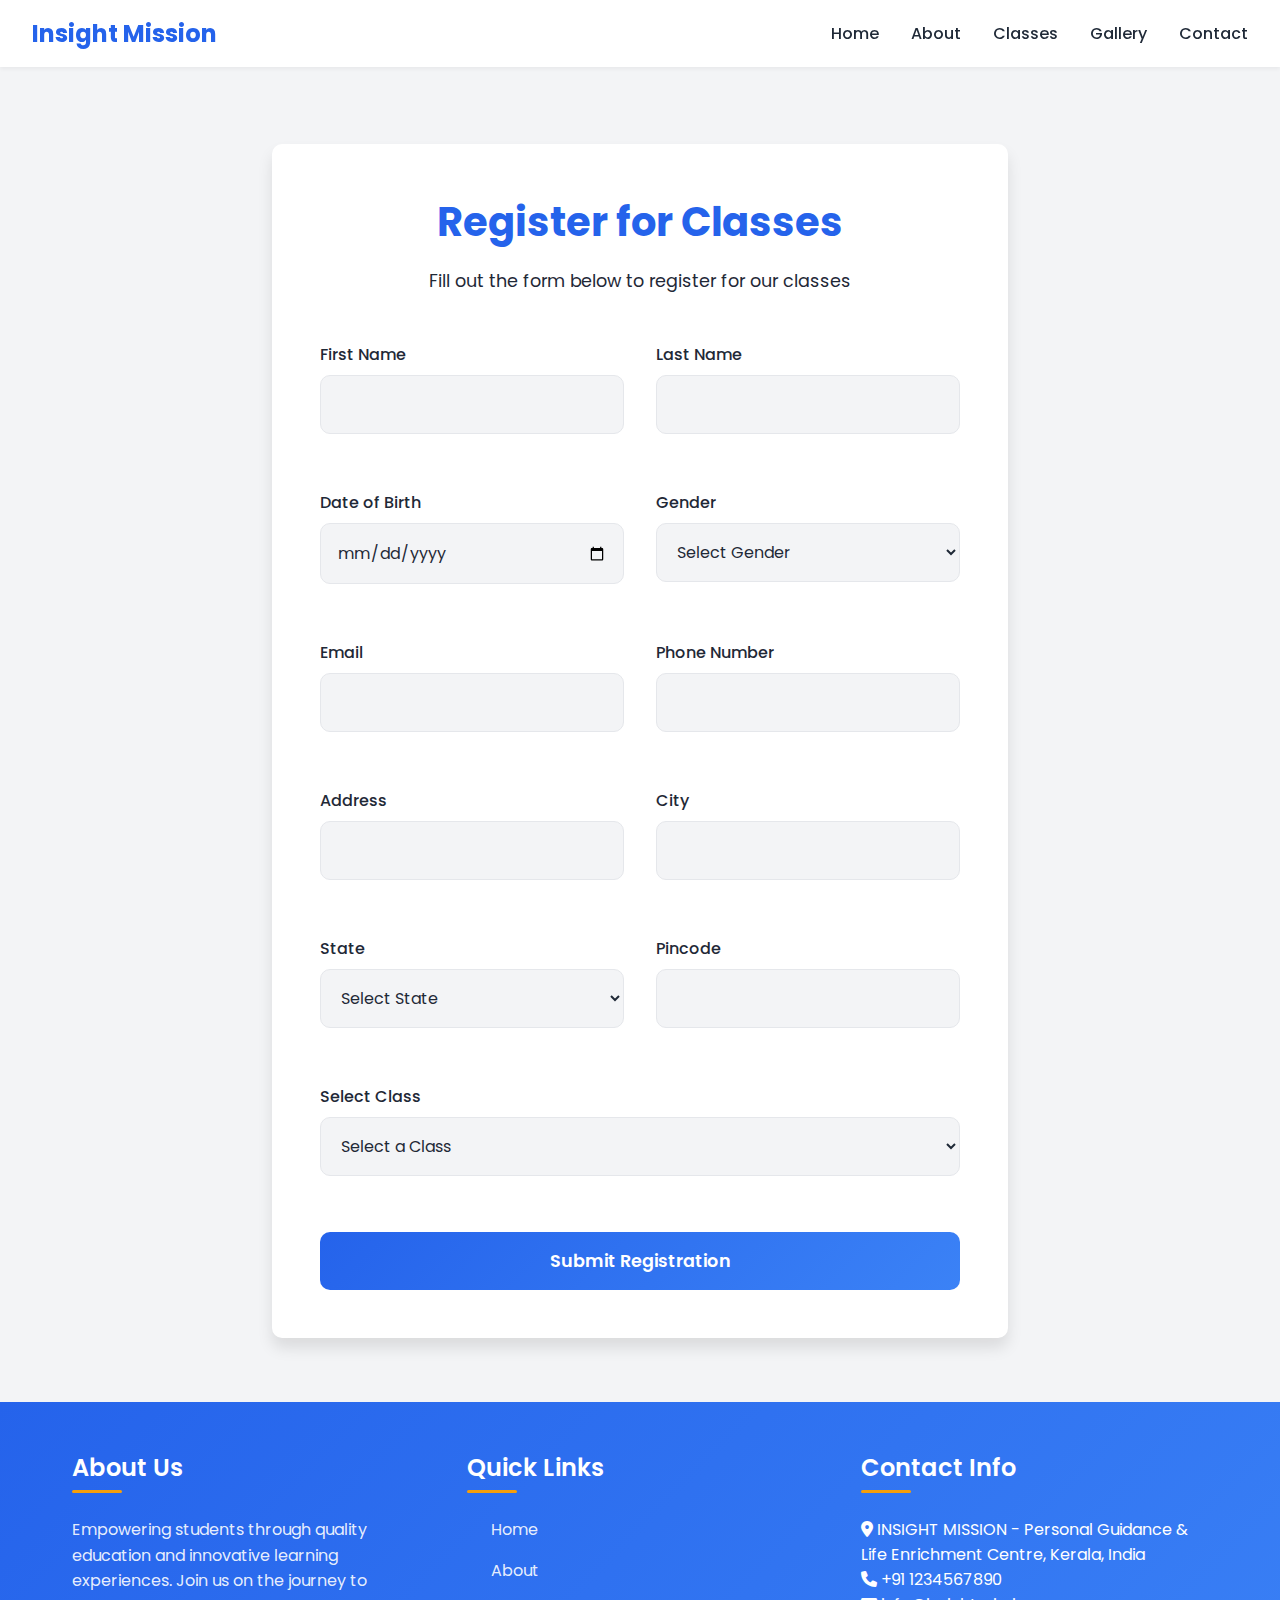
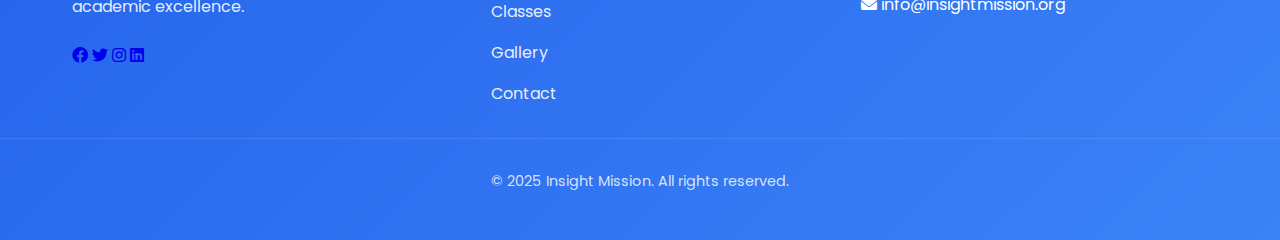
<file: out/register.html>
<!DOCTYPE html>
<html lang="en">
<head>
    <meta charset="UTF-8">
    <meta name="viewport" content="width=device-width, initial-scale=1.0">
    <title>Register - Insight Mission</title>
    <link rel="stylesheet" href="https://cdnjs.cloudflare.com/ajax/libs/font-awesome/6.0.0/css/all.min.css">
    <link href="https://fonts.googleapis.com/css2?family=Poppins:wght@300;400;500;600;700&display=swap" rel="stylesheet">
    <style>
        :root {
            --primary-color: #2563eb;
            --secondary-color: #3b82f6;
            --accent-color: #f59e0b;
            --text-color: #1f2937;
            --light-bg: #f3f4f6;
            --card-bg: #ffffff;
            --gradient-primary: linear-gradient(135deg, #2563eb, #3b82f6);
            --gradient-accent: linear-gradient(135deg, #f59e0b, #f97316);
            --gradient-success: linear-gradient(135deg, #10b981, #34d399);
            --gradient-trust: linear-gradient(135deg, #3b82f6, #60a5fa);
            --section-bg: #f3f4f6;
            --shadow-sm: 0 2px 4px rgba(0, 0, 0, 0.05);
            --shadow-md: 0 4px 6px rgba(0, 0, 0, 0.1);
            --shadow-lg: 0 10px 15px rgba(0, 0, 0, 0.1);
            --border-radius: 10px;
        }

        * {
            margin: 0;
            padding: 0;
            box-sizing: border-box;
            font-family: 'Poppins', sans-serif;
        }

        body {
            background: var(--section-bg);
            min-height: 100vh;
            display: flex;
            flex-direction: column;
        }

        /* Navbar Styles */
        .navbar {
            position: fixed;
            top: 0;
            left: 0;
            width: 100%;
            background: rgba(255, 255, 255, 0.95);
            backdrop-filter: blur(10px);
            padding: 1rem 2rem;
            display: flex;
            justify-content: space-between;
            align-items: center;
            box-shadow: var(--shadow-sm);
            z-index: 1000;
            transition: all 0.3s ease;
        }

        .logo {
            font-size: 1.5rem;
            font-weight: 700;
            color: var(--primary-color);
            text-decoration: none;
            position: relative;
        }

        .logo::after {
            content: '';
            position: absolute;
            bottom: -2px;
            left: 0;
            width: 0;
            height: 2px;
            background: var(--gradient-primary);
            transition: width 0.3s ease;
        }

        .logo:hover::after {
            width: 100%;
        }

        .nav-links {
            display: flex;
            gap: 2rem;
        }

        .nav-links a {
            text-decoration: none;
            color: var(--text-color);
            font-weight: 500;
            transition: all 0.3s ease;
            position: relative;
        }

        .nav-links a::after {
            content: '';
            position: absolute;
            bottom: -2px;
            left: 0;
            width: 0;
            height: 2px;
            background: var(--gradient-primary);
            transition: width 0.3s ease;
        }

        .nav-links a:hover {
            color: var(--primary-color);
        }

        .nav-links a:hover::after {
            width: 100%;
        }

        .hamburger {
            display: none;
            font-size: 1.5rem;
            cursor: pointer;
        }

        /* Main Content */
        .main-content {
            padding-top: 80px;
            flex: 1;
        }

        /* Registration Form */
        .registration-section {
            padding: 4rem 2rem;
            max-width: 800px;
            margin: 0 auto;
        }

        .registration-container {
            background: var(--card-bg);
            border-radius: var(--border-radius);
            padding: 3rem;
            box-shadow: var(--shadow-lg);
        }

        .registration-header {
            text-align: center;
            margin-bottom: 3rem;
        }

        .registration-header h1 {
            color: var(--primary-color);
            font-size: 2.5rem;
            margin-bottom: 1rem;
        }

        .registration-header p {
            color: var(--text-color);
            font-size: 1.1rem;
        }

        .registration-form {
            display: grid;
            grid-template-columns: repeat(2, 1fr);
            gap: 2rem;
        }

        .form-group {
            margin-bottom: 1.5rem;
        }

        .form-group.full-width {
            grid-column: 1 / -1;
        }

        .form-group label {
            display: block;
            margin-bottom: 0.5rem;
            color: var(--text-color);
            font-weight: 500;
        }

        .form-group input,
        .form-group select,
        .form-group textarea {
            width: 100%;
            padding: 1rem;
            border: 1px solid #e5e7eb;
            border-radius: var(--border-radius);
            font-size: 1rem;
            transition: all 0.3s ease;
            background: var(--light-bg);
            color: var(--text-color);
        }

        .form-group input:focus,
        .form-group select:focus,
        .form-group textarea:focus {
            outline: none;
            border-color: var(--primary-color);
            box-shadow: 0 0 0 3px rgba(37, 99, 235, 0.1);
        }

        .form-group textarea {
            height: 120px;
            resize: vertical;
        }

        .submit-btn {
            grid-column: 1 / -1;
            background: var(--gradient-primary);
            color: white;
            padding: 1rem 2rem;
            border: none;
            border-radius: var(--border-radius);
            cursor: pointer;
            font-size: 1.1rem;
            font-weight: 600;
            transition: all 0.3s ease;
            position: relative;
            overflow: hidden;
        }

        .submit-btn::before {
            content: '';
            position: absolute;
            top: 0;
            left: -100%;
            width: 100%;
            height: 100%;
            background: linear-gradient(90deg, transparent, rgba(255, 255, 255, 0.2), transparent);
            transition: left 0.5s ease;
        }

        .submit-btn:hover {
            transform: translateY(-2px);
            box-shadow: 0 4px 12px rgba(37, 99, 235, 0.2);
        }

        .submit-btn:hover::before {
            left: 100%;
        }

        /* Responsive Design */
        @media (max-width: 768px) {
            .registration-section {
                padding: 2rem 1rem;
            }

            .registration-container {
                padding: 2rem;
            }

            .registration-form {
                grid-template-columns: 1fr;
                gap: 1.5rem;
            }

            .registration-header h1 {
                font-size: 2rem;
            }

            .form-group input,
            .form-group select,
            .form-group textarea {
                padding: 0.8rem;
            }

            .submit-btn {
                padding: 0.8rem;
            }
        }

        /* Footer */
        footer {
            background: linear-gradient(135deg, var(--primary-color), var(--secondary-color));
            color: white;
            padding: 3rem 0;
            position: relative;
            overflow: hidden;
        }

        .footer-content {
            max-width: 1200px;
            margin: 0 auto;
            padding: 0 2rem;
            display: grid;
            grid-template-columns: repeat(3, 1fr);
            gap: 3rem;
            position: relative;
            z-index: 1;
        }

        .footer-section {
            display: flex;
            flex-direction: column;
            gap: 1.5rem;
        }

        .footer-section h3 {
            font-size: 1.5rem;
            font-weight: 600;
            color: white;
            position: relative;
            padding-bottom: 0.5rem;
        }

        .footer-section h3::after {
            content: '';
            position: absolute;
            bottom: 0;
            left: 0;
            width: 50px;
            height: 3px;
            background: var(--accent-color);
            border-radius: 3px;
        }

        .footer-section p {
            color: rgba(255, 255, 255, 0.9);
            line-height: 1.6;
        }

        .footer-links {
            display: flex;
            flex-direction: column;
            gap: 1rem;
        }

        .footer-links a {
            color: rgba(255, 255, 255, 0.9);
            text-decoration: none;
            transition: all 0.3s ease;
            position: relative;
            padding-left: 1.5rem;
        }

        .footer-links a::before {
            content: '→';
            position: absolute;
            left: 0;
            opacity: 0;
            transform: translateX(-10px);
            transition: all 0.3s ease;
        }

        .footer-links a:hover {
            color: white;
            transform: translateX(5px);
        }

        .footer-links a:hover::before {
            opacity: 1;
            transform: translateX(0);
        }

        .footer-bottom {
            text-align: center;
            padding-top: 2rem;
            margin-top: 2rem;
            border-top: 1px solid rgba(255, 255, 255, 0.1);
            color: rgba(255, 255, 255, 0.8);
        }

        .footer-bottom p {
            font-size: 0.9rem;
        }

        @media (max-width: 768px) {
            .footer-content {
                grid-template-columns: 1fr;
                gap: 2rem;
            }

            .footer-section h3 {
                font-size: 1.3rem;
            }

            .footer-links a {
                padding-left: 1rem;
            }
        }
    </style>
</head>
<body>
    <!-- Navbar -->
    <nav class="navbar">
        <a href="index.html" class="logo">Insight Mission</a>
        <div class="nav-links">
            <a href="index.html">Home</a>
            <a href="about.html">About</a>
            <a href="classes.html">Classes</a>
            <a href="gallery.html">Gallery</a>
            <a href="contact.html">Contact</a>
        </div>
        <div class="hamburger">
            <i class="fas fa-bars"></i>
        </div>
    </nav>

    <div class="main-content">
        <!-- Registration Form -->
        <section class="registration-section">
            <div class="registration-container">
                <div class="registration-header">
                    <h1>Register for Classes</h1>
                    <p>Fill out the form below to register for our classes</p>
                </div>
                <form id="registrationForm" class="registration-form">
                    <div class="form-group">
                        <label for="firstName">First Name</label>
                        <input type="text" id="firstName" name="firstName" required>
                    </div>
                    <div class="form-group">
                        <label for="lastName">Last Name</label>
                        <input type="text" id="lastName" name="lastName" required>
                    </div>
                    <div class="form-group">
                        <label for="dob">Date of Birth</label>
                        <input type="date" id="dob" name="dob" required>
                    </div>
                    <div class="form-group">
                        <label for="gender">Gender</label>
                        <select id="gender" name="gender" required>
                            <option value="">Select Gender</option>
                            <option value="male">Male</option>
                            <option value="female">Female</option>
                            <option value="other">Other</option>
                        </select>
                    </div>
                    <div class="form-group">
                        <label for="email">Email</label>
                        <input type="email" id="email" name="email" required>
                    </div>
                    <div class="form-group">
                        <label for="phone">Phone Number</label>
                        <input type="tel" id="phone" name="phone" required>
                    </div>
                    <div class="form-group">
                        <label for="address">Address</label>
                        <input type="text" id="address" name="address" required>
                    </div>
                    <div class="form-group">
                        <label for="city">City</label>
                        <input type="text" id="city" name="city" required>
                    </div>
                    <div class="form-group">
                        <label for="state">State</label>
                        <select id="state" name="state" required>
                            <option value="">Select State</option>
                            <option value="Andhra Pradesh">Andhra Pradesh</option>
                            <option value="Arunachal Pradesh">Arunachal Pradesh</option>
                            <option value="Assam">Assam</option>
                            <option value="Bihar">Bihar</option>
                            <option value="Chhattisgarh">Chhattisgarh</option>
                            <option value="Goa">Goa</option>
                            <option value="Gujarat">Gujarat</option>
                            <option value="Haryana">Haryana</option>
                            <option value="Himachal Pradesh">Himachal Pradesh</option>
                            <option value="Jharkhand">Jharkhand</option>
                            <option value="Karnataka">Karnataka</option>
                            <option value="Kerala">Kerala</option>
                            <option value="Madhya Pradesh">Madhya Pradesh</option>
                            <option value="Maharashtra">Maharashtra</option>
                            <option value="Manipur">Manipur</option>
                            <option value="Meghalaya">Meghalaya</option>
                            <option value="Mizoram">Mizoram</option>
                            <option value="Nagaland">Nagaland</option>
                            <option value="Odisha">Odisha</option>
                            <option value="Punjab">Punjab</option>
                            <option value="Rajasthan">Rajasthan</option>
                            <option value="Sikkim">Sikkim</option>
                            <option value="Tamil Nadu">Tamil Nadu</option>
                            <option value="Telangana">Telangana</option>
                            <option value="Tripura">Tripura</option>
                            <option value="Uttar Pradesh">Uttar Pradesh</option>
                            <option value="Uttarakhand">Uttarakhand</option>
                            <option value="West Bengal">West Bengal</option>
                            <option value="Andaman and Nicobar Islands">Andaman and Nicobar Islands</option>
                            <option value="Chandigarh">Chandigarh</option>
                            <option value="Dadra and Nagar Haveli and Daman and Diu">Dadra and Nagar Haveli and Daman and Diu</option>
                            <option value="Delhi">Delhi</option>
                            <option value="Jammu and Kashmir">Jammu and Kashmir</option>
                            <option value="Ladakh">Ladakh</option>
                            <option value="Lakshadweep">Lakshadweep</option>
                            <option value="Puducherry">Puducherry</option>
                        </select>
                    </div>
                    <div class="form-group">
                        <label for="pincode">Pincode</label>
                        <input type="text" id="pincode" name="pincode" required>
                    </div>
                    <div class="form-group full-width">
                        <label for="class">Select Class</label>
                        <select id="class" name="class" required>
                            <option value="">Select a Class</option>
                            <option value="career-path">Career Path Discovery</option>
                            <option value="interview-mastery">Interview Mastery</option>
                            <option value="communication">Effective Communication</option>
                            <option value="leadership">Leadership Development</option>
                            <option value="mentoring">One-on-One Mentoring</option>
                            <option value="group-mentoring">Group Mentoring Program</option>
                        </select>
                    </div>
                    <button type="submit" class="submit-btn">Submit Registration</button>
                </form>
            </div>
        </section>
    </div>

    <!-- Footer -->
    <footer>
        <div class="footer-content">
            <div class="footer-section">
                <h3>About Us</h3>
                <p>Empowering students through quality education and innovative learning experiences. Join us on the journey to academic excellence.</p>
                <div class="social-icons">
                    <a href="#"><i class="fab fa-facebook"></i></a>
                    <a href="#"><i class="fab fa-twitter"></i></a>
                    <a href="#"><i class="fab fa-instagram"></i></a>
                    <a href="#"><i class="fab fa-linkedin"></i></a>
                </div>
            </div>
            <div class="footer-section">
                <h3>Quick Links</h3>
                <div class="footer-links">
                    <a href="index.html">Home</a>
                    <a href="about.html">About</a>
                    <a href="classes.html">Classes</a>
                    <a href="gallery.html">Gallery</a>
                    <a href="contact.html">Contact</a>
                </div>
            </div>
            <div class="footer-section">
                <h3>Contact Info</h3>
                <div class="contact-info">
                    <div class="contact-item">
                        <i class="fas fa-map-marker-alt"></i>
                        <span>INSIGHT MISSION - Personal Guidance & Life Enrichment Centre, Kerala, India</span>
                    </div>
                    <div class="contact-item">
                        <i class="fas fa-phone"></i>
                        <span>+91 1234567890</span>
                    </div>
                    <div class="contact-item">
                        <i class="fas fa-envelope"></i>
                        <span>info@insightmission.org</span>
                    </div>
                </div>
            </div>
        </div>
        <div class="footer-bottom">
            <p>&copy; 2025 Insight Mission. All rights reserved.</p>
        </div>
    </footer>

    <script>
        // Form Validation and Submission
        const registrationForm = document.getElementById('registrationForm');

        registrationForm.addEventListener('submit', (e) => {
            e.preventDefault();

            // Get form values
            const formData = new FormData(registrationForm);
            const formValues = Object.fromEntries(formData.entries());

            // Simple validation
            for (const [key, value] of Object.entries(formValues)) {
                if (!value && key !== 'message') {
                    alert(`Please fill in the ${key} field`);
                    return;
                }
            }

            // Email validation
            const emailRegex = /^[^\s@]+@[^\s@]+\.[^\s@]+$/;
            if (!emailRegex.test(formValues.email)) {
                alert('Please enter a valid email address');
                return;
            }

            // Phone validation
            const phoneRegex = /^[0-9]{10}$/;
            if (!phoneRegex.test(formValues.phone)) {
                alert('Please enter a valid 10-digit phone number');
                return;
            }

            // Show success message
            alert('Thank you for your registration! We will contact you soon.');
            registrationForm.reset();
        });

        // Navbar Toggle
        const hamburger = document.querySelector('.hamburger');
        const navLinks = document.querySelector('.nav-links');

        hamburger.addEventListener('click', () => {
            navLinks.classList.toggle('active');
        });

        // Close mobile menu when clicking outside
        document.addEventListener('click', (e) => {
            if (!hamburger.contains(e.target) && !navLinks.contains(e.target)) {
                navLinks.classList.remove('active');
            }
        });

        // Close mobile menu when clicking a link
        document.querySelectorAll('.nav-links a').forEach(link => {
            link.addEventListener('click', () => {
                navLinks.classList.remove('active');
            });
        });
    </script>
</body>
</html>
</file>
<file: about.css>
:root {
    --primary-color: #2563eb;
    --secondary-color: #3b82f6;
    --accent-color: #f59e0b;
    --text-color: #1f2937;
    --light-bg: #f3f4f6;
    --card-bg: #ffffff;
    --gradient-start: #2563eb;
    --gradient-end: #3b82f6;
    --success-color: #10b981;
    --trust-color: #6366f1;
    --section-bg: #f8fafc;
}

* {
    margin: 0;
    padding: 0;
    box-sizing: border-box;
    font-family: 'Poppins', sans-serif;
}

body {
    background: var(--section-bg);
}

/* Navbar Styles */
.navbar {
    position: fixed;
    top: 0;
    left: 0;
    width: 100%;
    background: rgba(255, 255, 255, 0.95);
    backdrop-filter: blur(10px);
    padding: 1rem 2rem;
    display: flex;
    justify-content: space-between;
    align-items: center;
    box-shadow: 0 2px 10px rgba(0, 0, 0, 0.1);
    z-index: 1000;
    transition: all 0.3s ease;
}

.navbar.scrolled {
    padding: 0.8rem 2rem;
    background: rgba(255, 255, 255, 0.98);
    box-shadow: 0 4px 15px rgba(0, 0, 0, 0.1);
}

.logo {
    color: var(--primary-color);
    font-weight: 700;
    font-size: 1.8rem;
    text-decoration: none;
    display: flex;
    align-items: center;
    gap: 0.5rem;
    position: relative;
}

.logo::before {
    content: '';
    width: 8px;
    height: 8px;
    background: var(--accent-color);
    border-radius: 50%;
    display: inline-block;
}

.nav-links {
    display: flex;
    gap: 2rem;
    align-items: center;
}

.nav-links a {
    color: var(--text-color);
    text-decoration: none;
    font-weight: 500;
    font-size: 1.1rem;
    padding: 0.5rem 1rem;
    border-radius: 8px;
    transition: all 0.3s ease;
    position: relative;
}

.nav-links a::after {
    content: '';
    position: absolute;
    bottom: 0;
    left: 50%;
    transform: translateX(-50%);
    width: 0;
    height: 2px;
    background: var(--secondary-color);
    transition: width 0.3s ease;
}

.nav-links a:hover {
    color: var(--secondary-color);
}

.nav-links a:hover::after {
    width: 100%;
}

.hamburger {
    display: none;
    font-size: 1.5rem;
    color: var(--text-color);
    cursor: pointer;
    transition: color 0.3s ease;
}

.hamburger:hover {
    color: var(--secondary-color);
}

/* Main Content */
.main-content {
    padding-top: 80px;
}

/* Mission & Vision Section */
.mission-vision {
    padding: 5rem 2rem;
    background: var(--light-bg);
}

.section-container {
    max-width: 1200px;
    margin: 0 auto;
}

.section-title {
    text-align: center;
    margin-bottom: 3rem;
}

.section-title h2 {
    font-size: 2.5rem;
    font-weight: 700;
    color: var(--text-color);
    margin-bottom: 1.5rem;
    position: relative;
    display: inline-block;
}

.section-title h2::after {
    content: '';
    position: absolute;
    bottom: -10px;
    left: 50%;
    transform: translateX(-50%);
    width: 60px;
    height: 4px;
    background: var(--accent-color);
    border-radius: 2px;
}

.mission-vision-grid {
    display: grid;
    grid-template-columns: repeat(auto-fit, minmax(300px, 1fr));
    gap: 2rem;
}

.mission-card, .vision-card {
    background: var(--card-bg);
    padding: 3rem;
    border-radius: 20px;
    box-shadow: 0 20px 40px rgba(0, 0, 0, 0.1);
    position: relative;
    overflow: hidden;
    transition: all 0.3s ease;
}

.mission-card::before, .vision-card::before {
    content: '';
    position: absolute;
    top: 0;
    left: 0;
    width: 100%;
    height: 6px;
    background: linear-gradient(90deg, var(--gradient-start), var(--gradient-end));
}

.mission-card:hover, .vision-card:hover {
    transform: translateY(-5px);
    box-shadow: 0 25px 50px rgba(0, 0, 0, 0.15);
}

.mission-card h3, .vision-card h3 {
    color: var(--primary-color);
    font-size: 1.8rem;
    margin-bottom: 1.5rem;
    font-weight: 600;
}

.mission-card p, .vision-card p {
    color: var(--text-color);
    line-height: 1.6;
    font-size: 1.1rem;
}

/* Founder Section */
.founder-section {
    padding: 5rem 2rem;
    background: var(--card-bg);
}

.founder-content {
    display: grid;
    grid-template-columns: repeat(auto-fit, minmax(300px, 1fr));
    gap: 4rem;
    align-items: center;
}

.founder-image {
    width: 100%;
    max-width: 400px;
    border-radius: 20px;
    box-shadow: 0 20px 40px rgba(0, 0, 0, 0.1);
    transform: perspective(1000px) rotateY(-10deg);
    transition: transform 0.5s ease;
}

.founder-image:hover {
    transform: perspective(1000px) rotateY(0deg);
}

.founder-info h2 {
    color: var(--primary-color);
    font-size: 2.5rem;
    margin-bottom: 1.5rem;
    font-weight: 700;
}

.founder-info p {
    color: var(--text-color);
    margin-bottom: 1.5rem;
    line-height: 1.6;
    font-size: 1.1rem;
}

/* Timeline Section */
.timeline-section {
    padding: 5rem 2rem;
    background: var(--light-bg);
}

.timeline {
    position: relative;
    max-width: 800px;
    margin: 0 auto;
}

.timeline::after {
    content: '';
    position: absolute;
    width: 2px;
    background: var(--secondary-color);
    top: 0;
    bottom: 0;
    left: 50%;
    margin-left: -1px;
}

.timeline-item {
    padding: 10px 40px;
    position: relative;
    width: 50%;
    box-sizing: border-box;
}

.timeline-item:nth-child(odd) {
    left: 0;
}

.timeline-item:nth-child(even) {
    left: 50%;
}

.timeline-content {
    padding: 2rem;
    background: var(--card-bg);
    border-radius: 20px;
    box-shadow: 0 20px 40px rgba(0, 0, 0, 0.1);
    position: relative;
    transition: all 0.3s ease;
}

.timeline-content:hover {
    transform: translateY(-5px);
    box-shadow: 0 25px 50px rgba(0, 0, 0, 0.15);
}

.timeline-content h3 {
    color: var(--primary-color);
    font-size: 1.5rem;
    margin-bottom: 1rem;
    font-weight: 600;
}

.timeline-content .date {
    color: var(--secondary-color);
    font-size: 1rem;
    margin-bottom: 1rem;
    font-weight: 500;
}

.timeline-item::after {
    content: '';
    position: absolute;
    width: 20px;
    height: 20px;
    background: var(--secondary-color);
    border-radius: 50%;
    top: 15px;
    z-index: 1;
    box-shadow: 0 0 0 4px var(--light-bg);
}

.timeline-item:nth-child(odd)::after {
    right: -10px;
}

.timeline-item:nth-child(even)::after {
    left: -10px;
}

/* Footer */
.footer {
    background: var(--primary-color);
    color: white;
    padding: 3rem 2rem;
    text-align: center;
}

.social-icons {
    display: flex;
    justify-content: center;
    gap: 1.5rem;
    margin: 2rem 0;
}

.social-icons a {
    color: white;
    font-size: 1.5rem;
    transition: all 0.3s ease;
}

.social-icons a:hover {
    color: var(--secondary-color);
    transform: translateY(-3px);
}

/* Responsive Design */
@media (max-width: 768px) {
    .navbar {
        padding: 1rem;
    }

    .logo {
        font-size: 1.5rem;
    }

    .nav-links {
        display: none;
        position: absolute;
        top: 100%;
        left: 0;
        width: 100%;
        background: rgba(255, 255, 255, 0.98);
        backdrop-filter: blur(10px);
        flex-direction: column;
        padding: 1rem;
        box-shadow: 0 4px 15px rgba(0, 0, 0, 0.1);
        z-index: 999;
    }

    .nav-links.active {
        display: flex;
    }

    .nav-links a {
        width: 100%;
        text-align: center;
        padding: 1rem;
        border-bottom: 1px solid rgba(0, 0, 0, 0.1);
    }

    .nav-links a:last-child {
        border-bottom: none;
    }

    .hamburger {
        display: block;
    }

    .navbar.scrolled {
        padding: 0.8rem 1rem;
    }

    .mission-card, .vision-card {
        padding: 2rem;
    }

    .founder-content {
        gap: 2rem;
    }

    .founder-image {
        transform: none;
    }

    .timeline::after {
        left: 31px;
    }

    .timeline-item {
        width: 100%;
        padding-left: 70px;
        padding-right: 25px;
    }

    .timeline-item:nth-child(even) {
        left: 0;
    }

    .timeline-item::after {
        left: 21px;
    }

    .timeline-item:nth-child(even)::after {
        left: 21px;
    }
}

/* Mission & Vision List Styles */
.mission-list, .vision-list {
    list-style: none;
    margin-top: 1.5rem;
}

.mission-list li, .vision-list li {
    margin-bottom: 0.8rem;
    display: flex;
    align-items: center;
    gap: 0.5rem;
}

.mission-list i, .vision-list i {
    color: var(--secondary-color);
}

/* Values Section Styles */
.values-section {
    padding: 5rem 2rem;
    background: var(--light-bg);
}

.values-grid {
    display: grid;
    grid-template-columns: repeat(auto-fit, minmax(250px, 1fr));
    gap: 2rem;
    max-width: 1200px;
    margin: 0 auto;
}

.value-card {
    background: white;
    padding: 2rem;
    border-radius: 10px;
    text-align: center;
    box-shadow: 0 4px 6px rgba(0, 0, 0, 0.1);
    transition: transform 0.3s;
}

.value-card:hover {
    transform: translateY(-5px);
}

.value-card i {
    font-size: 2.5rem;
    color: var(--secondary-color);
    margin-bottom: 1rem;
}

.value-card h3 {
    color: var(--primary-color);
    margin-bottom: 1rem;
}

/* Team Section Styles */
.team-section {
    padding: 6rem 2rem;
    background: var(--section-bg);
    position: relative;
    overflow: hidden;
}

.team-section::before {
    content: '';
    position: absolute;
    top: 0;
    left: 0;
    width: 100%;
    height: 100%;
    background: linear-gradient(135deg, rgba(37, 99, 235, 0.05), rgba(59, 130, 246, 0.05));
    z-index: 0;
}

.team-grid {
    display: grid;
    grid-template-columns: repeat(auto-fit, minmax(300px, 1fr));
    gap: 2.5rem;
    max-width: 1200px;
    margin: 0 auto;
    position: relative;
    z-index: 1;
}

.team-member {
    background: var(--card-bg);
    border-radius: 20px;
    overflow: hidden;
    box-shadow: 0 20px 40px rgba(0, 0, 0, 0.1);
    transition: all 0.3s ease;
    margin: 1rem 0;
}

.compact-founder {
    padding: 1.5rem 2.5rem;
    max-width: 600px;
    margin: 2rem auto;
    border-radius: 16px;
    box-shadow: 0 8px 32px rgba(37, 99, 235, 0.10);
    background: var(--card-bg);
    position: relative;
}

.compact-header {
    display: flex;
    align-items: center;
    gap: 1.2rem;
    justify-content: flex-start;
}

.profile-image.small {
    width: 110px;
    height: 110px;
    margin: 0;
    border-radius: 50%;
    overflow: hidden;
    border: 2px solid var(--primary-color);
    display: flex;
    align-items: center;
    justify-content: center;
}

.profile-image.small img {
    width: 100%;
    height: 100%;
    object-fit: cover;
    border-radius: 50%;
}

.compact-info {
    flex: 1;
    display: flex;
    flex-direction: column;
    align-items: flex-start;
    gap: 0.2rem;
}

.compact-info h3 {
    font-size: 1.2rem;
    margin: 0;
    color: var(--primary-color);
}

.compact-info .role {
    font-size: 1rem;
    color: var(--secondary-color);
    margin-bottom: 0.2rem;
}

.dropdown-toggle {
    background: var(--secondary-color);
    color: #fff;
    border: none;
    border-radius: 6px;
    padding: 0.35rem 1rem;
    font-size: 0.95rem;
    font-weight: 500;
    cursor: pointer;
    display: flex;
    align-items: center;
    gap: 0.5rem;
    margin-top: 0.4rem;
    transition: background 0.2s;
    box-shadow: 0 2px 8px rgba(37, 99, 235, 0.07);
}
.dropdown-toggle:hover {
    background: var(--primary-color);
}

#dropdown-icon {
    transition: transform 0.3s;
}

.founder-details {
    margin-top: 1.3rem;
    animation: fadeIn 0.4s;
}

@keyframes fadeIn {
    from { opacity: 0; transform: translateY(-10px); }
    to { opacity: 1; transform: translateY(0); }
}

.social-links.compact {
    display: flex;
    gap: 0.7rem;
    margin-top: 1.1rem;
    justify-content: flex-end;
}

.social-links.compact a {
    color: var(--secondary-color);
    font-size: 1.2rem;
    background: #f3f6fd;
    border-radius: 50%;
    padding: 0.4rem;
    transition: background 0.2s, color 0.2s;
    display: flex;
    align-items: center;
    justify-content: center;
    text-decoration: none;
}
.social-links.compact a:visited, .social-links.compact a:active, .social-links.compact a:focus, .social-links.compact a:hover {
    text-decoration: none;
}
.social-links.compact a:hover {
    background: inherit;
    color: inherit;
    transition: none;
}

.founder-description {
    margin-top: 1.5rem;
    margin-bottom: 1.5rem;
    color: var(--text-color);
    font-size: 1rem;
    line-height: 1.7;
    text-align: left;
}

/* Responsive for compact founder */
@media (max-width: 600px) {
    .founder-description-wrapper {
        display: flex;
        flex-direction: column;
        align-items: center;
        width: 100%;
    }
    .founder-description {
        width: 100%;
        text-align: center;
        margin-bottom: 1.2rem;
    }

    body {
        font-size: 1rem;
        background: var(--section-bg);
    }
    .compact-founder {
        padding: 1.1rem 0.7rem;
        max-width: 99vw;
        border-radius: 12px;
        box-shadow: 0 2px 18px rgba(37,99,235,0.07);
        margin: 1.2rem 0.2rem;
    }
    .compact-header {
        flex-direction: column;
        align-items: center;
        gap: 0.7rem;
        width: 100%;
    }
    .profile-image.small {
        width: 110px;
        height: 110px;
        margin-bottom: 0.5rem;
    }
    .compact-info {
        align-items: center;
        width: 100%;
    }
    .compact-info h3 {
        font-size: 1.15rem;
        margin-bottom: 0.1rem;
    }
    .compact-info .role {
        font-size: 1rem;
        margin-bottom: 0.2rem;
    }
    .dropdown-toggle {
        font-size: 1rem;
        padding: 0.4rem 1.1rem;
        border-radius: 8px;
        margin-top: 0.5rem;
        width: 100%;
        text-align: center;
    }
    .founder-description {
        font-size: 1rem;
        margin-top: 1.2rem;
        margin-bottom: 1.2rem;
        text-align: center;
    }
    .achievement-card {
        margin: 1rem 0 1rem 0;
        border-radius: 13px;
        box-shadow: 0 2px 14px rgba(37, 99, 235, 0.09);
        padding: 0.2rem 0.2rem;
    }
    .achievement-toggle {
        font-size: 1.02rem;
        padding: 0.8rem 1.2rem;
        border-radius: 13px 13px 0 0;
    }
    .achievement-panel {
        padding: 0.8rem 1.2rem 1.1rem 1.2rem;
        border-radius: 0 0 13px 13px;
    }
    .achievement-content ul,
    .achievement-content li {
        font-size: 0.99rem;
    }
    .achievement-row {
        flex-direction: column;
        gap: 0.2rem;
    }
    .achievement-title, .achievement-points {
        width: 100%;
        padding-right: 0;
    }
    .achievement-title {
        margin-bottom: 0.1rem;
        text-align: center;
    }
    .social-links.compact {
        margin-top: 1.1rem;
        justify-content: center;
        gap: 1.3rem;
    }
    .social-links.compact a {
        font-size: 1.35rem;
        padding: 0.5rem;
    }
}

@media (max-width: 400px) {
    .compact-header {
        gap: 0.3rem;
    }
    .profile-image.small {
        width: 40px;
        height: 40px;
    }
    .achievement-toggle {
        font-size: 0.9rem;
        padding: 0.5rem 0.7rem;
    }
    .achievement-panel {
        padding: 0.5rem 0.7rem 0.7rem 0.7rem;
    }
}

.achievement-separator {
    border: none;
    border-top: 1.5px solid var(--primary-color, #2563eb);
    margin: 1rem 0 1rem 0;
    opacity: 0.18;
    width: 100%;
}

@media (min-width: 601px) {
    .achievement-card {
        margin: 1.2rem 0 1.2rem 0;
        border-radius: 18px;
        box-shadow: 0 8px 32px rgba(37, 99, 235, 0.12);
        background: linear-gradient(135deg, #fafdff 70%, #eaf2fb 100%);
        border: 1px solid #e6ecfa;
        transition: box-shadow 0.2s;
    }
    .achievement-card:hover {
        box-shadow: 0 16px 36px rgba(37, 99, 235, 0.16);
        background: linear-gradient(135deg, #fafdff 60%, #dbeafe 100%);
    }

    .achievement-toggle {
        font-size: 1.08rem;
        padding: 1.1rem 1.5rem;
        font-weight: 600;
        background: transparent;
        border: none;
        outline: none;
        color: var(--primary-color);
        width: 100%;
        text-align: left;
        display: flex;
        align-items: center;
        justify-content: space-between;
        border-radius: 18px 18px 0 0;
        transition: background 0.2s;
    }
    .achievement-toggle:focus,
    .achievement-toggle:hover {
        background: #f1f6fd;
    }

    .achievement-panel {
        padding: 1.1rem 1.5rem 1.5rem 1.5rem;
        display: flex;
        align-items: flex-start;
        gap: 1.2rem;
        background: transparent;
        border-radius: 0 0 18px 18px;
        border-top: 1px solid #e6ecfa;
        box-shadow: none;
        max-height: 1200px;
        opacity: 1;
        overflow: hidden;
        transition: max-height 0.35s cubic-bezier(0.4,0,0.2,1), opacity 0.25s linear;
    }
    .achievement-panel.collapsing {
        max-height: 0 !important;
        opacity: 0;
        padding-top: 0 !important;
        padding-bottom: 0 !important;
        pointer-events: none;
    }

    .achievement-icon {
        min-width: 44px;
        min-height: 44px;
        display: flex;
        align-items: center;
        justify-content: center;
        font-size: 2rem;
        color: var(--primary-color);
        background: #f1f6fd;
        border-radius: 50%;
        box-shadow: 0 2px 8px rgba(37,99,235,0.09);
        margin-top: 0.2rem;
    }

    .achievement-content {
        flex: 1;
        padding: 0.1rem 0;
    }
    .achievement-row {
        display: flex;
        flex-direction: row;
        align-items: flex-start;
        margin: 0;
        padding-left: 1.1rem;
    }
    @media (max-width: 800px) {
        .achievement-row {
            flex-direction: column;
        }
        .achievement-title, .achievement-points {
            width: 100%;
            padding-right: 0;
        }
        .achievement-title {
            margin-bottom: 0.2rem;
        }
    }

    @media (max-width: 600px) {
    .founder-description-wrapper {
        display: flex;
        flex-direction: column;
        align-items: center;
        width: 100%;
    }
    .founder-description {
        width: 100%;
        text-align: center;
        margin-bottom: 1.2rem;
    }

        .profile-image.small {
            width: 110px;
            height: 110px;
        }
    }
    @media (max-width: 400px) {
        .profile-image.small {
            width: 110px;
            height: 110px;
        }
    }

    .achievement-content ul {
        margin: 0 0 0.7rem 0;
        padding-left: 1.1rem;
    }
    .achievement-content li {
        font-size: 1.04rem;
        margin-bottom: 0.3rem;
        color: #253858;
        line-height: 1.6;
    }
    .achievement-content li strong {
        color: var(--primary-color);
        font-size: 1.07rem;
        letter-spacing: 0.01em;
        margin-bottom: 0.1rem;
        display: block;
    }
    .achievement-content ul ul {
        margin-top: 0.2rem;
        margin-bottom: 0.4rem;
        padding-left: 1.4rem;
    }

    .achievement-separator {
        border: none;
        border-top: 1.5px solid var(--primary-color, #2563eb);
        margin: 1.1rem 0 1.1rem 0;
        opacity: 0.14;
        width: 100%;
    }

    /* Sub-section titles inside Other Achievements */
    .achievement-content li strong {
        font-size: 1.08rem;
        color: #2b3a67;
        background: linear-gradient(90deg, #e3edfa 60%, #fafdff 100%);
        padding: 0.15em 0.6em;
        border-radius: 8px;
        margin-bottom: 0.3em;
        display: inline-block;
    }
    .achievement-toggle {
        font-size: 1.08rem;
        padding: 1.1rem 1.5rem;
    }
    .achievement-panel {
        padding: 1.1rem 1.5rem 1.5rem 1.5rem;
        display: flex;
        align-items: flex-start;
        gap: 1.2rem;
    }

    .achievement-icon {
        min-width: 44px;
        min-height: 44px;
        display: flex;
        align-items: center;
        justify-content: center;
        font-size: 2rem;
        color: var(--primary-color);
        margin-top: 0.2rem;
    }

    .achievement-content {
        flex: 1;
    }

    .achievement-content ul,
    .achievement-content li {
        font-size: 1.04rem;
    }
}

.team-member:hover {
    transform: translateY(-5px);
}

.team-member:hover {
    transform: translateY(-5px);
    box-shadow: 0 25px 50px rgba(0, 0, 0, 0.15);
}

.profile-image {
    width: 170px;
    height: 170px;
    margin: 1.5rem auto 1rem auto;
    border-radius: 50%;
    overflow: hidden;
    display: flex;
    align-items: center;
    justify-content: center;
    background: var(--light-bg);
    border: 2px solid var(--primary-color);
}

.profile-image img {
    width: 100%;
    height: 100%;
    object-fit: cover;
    border-radius: 50%;
    transition: transform 0.3s ease;
}

.team-member:hover .profile-image img {
    transform: scale(1.1);
}

.profile-content {
    display: flex;
    flex-direction: column;
    align-items: center;
    padding: 1.5rem;
}

.profile-header {
    text-align: center;
    margin-bottom: 1.5rem;
}

.profile-header h3 {
    color: var(--primary-color);
    font-size: 1.5rem;
    margin-bottom: 0.5rem;
}

.role {
    color: var(--text-color);
    font-size: 1rem;
    font-weight: 500;
    margin-bottom: 1rem;
    display: block;
}

.profile-achievements {
    display: flex;
    flex-direction: column;
    gap: 1rem;
    width: 100%;
}

.achievement-card {
    background: var(--light-bg);
    border-radius: 10px;
    box-shadow: 0 2px 10px rgba(37, 99, 235, 0.05);
    overflow: hidden;
    transition: box-shadow 0.3s;
}
.achievement-card:not(:last-child) {
    margin-bottom: 0.7rem;
}

.achievement-toggle {
    width: 100%;
    background: none;
    border: none;
    outline: none;
    color: var(--primary-color);
    font-size: 1.1rem;
    font-weight: 600;
    padding: 1rem 1.5rem;
    text-align: left;
    cursor: pointer;
    display: flex;
    align-items: center;
    justify-content: space-between;
    transition: background 0.2s;
    border-bottom: 1px solid #e5e7eb;
    background: #f3f6fd;
}
.achievement-toggle:hover {
    background: var(--section-bg);
}

.achievement-panel {
    padding: 1rem 1.5rem;
    background: white;
    animation: fadeIn 0.3s;
    border-radius: 0 0 10px 10px;
}

.achievement-panel[style*="display: none"] {
    padding: 0 1.5rem;
    border-radius: 0 0 10px 10px;
}

.achievement-icon {
    display: inline-block;
    margin-right: 0.7rem;
    font-size: 1.3rem;
    color: var(--secondary-color);
}

.achievement-content ul {
    margin: 0.7rem 0 0 0;
    padding-left: 1.2rem;
    color: var(--text-color);
    font-size: 1rem;
}

.achievement-content li {
    margin-bottom: 0.5rem;
}

@media (max-width: 600px) {
    .founder-description-wrapper {
        display: flex;
        flex-direction: column;
        align-items: center;
        width: 100%;
    }
    .founder-description {
        width: 100%;
        text-align: center;
        margin-bottom: 1.2rem;
    }

    .achievement-toggle {
        font-size: 1rem;
        padding: 0.8rem 1rem;
    }
    .achievement-panel {
        padding: 0.8rem 1rem;
    }
}

.achievement-card {
    background: var(--light-bg);
    border-radius: 12px;
    padding: 1rem;
    transition: all 0.3s ease;
    border: 1px solid rgba(0, 0, 0, 0.1);
    width: 100%;
}

.achievement-card:hover {
    transform: translateY(-5px);
    box-shadow: 0 10px 20px rgba(0, 0, 0, 0.1);
}

.achievement-icon {
    width: 35px;
    height: 35px;
    background: var(--primary-color);
    border-radius: 50%;
    display: flex;
    align-items: center;
    justify-content: center;
    margin-bottom: 0.8rem;
}

.achievement-icon i {
    color: white;
    font-size: 1rem;
}

.achievement-content h4 {
    color: var(--text-color);
    font-size: 1.1rem;
    margin-bottom: 0.6rem;
    font-weight: 600;
}

.achievement-content ul {
    list-style: none;
    padding: 0;
    margin: 0;
}

.achievement-content ul li {
    color: var(--text-color);
    font-size: 0.9rem;
    margin-bottom: 0.4rem;
    display: flex;
    align-items: center;
}

.achievement-content ul li::before {
    content: '\2713';
    color: var(--success-color);
    margin-right: 0.4rem;
    font-size: 1rem;
}

.bio-card {
    background: var(--light-bg);
    padding: 1rem;
    border-radius: 12px;
    margin-top: 1.5rem;
}

.bio {
    color: var(--text-color);
    line-height: 1.6;
    font-size: 0.95rem;
}

.social-links {
    display: flex;
    gap: 0.8rem;
    justify-content: center;
    margin-top: 1.5rem;
    padding: 0.8rem;
    background: var(--light-bg);
    border-radius: 12px;
}

.social-links a {
    color: var(--text-color);
    font-size: 1.2rem;
    transition: color 0.3s ease;
}

.social-links a:hover {
    margin: 0 auto;
}

.achievements-timeline::after {
    content: '';
    position: absolute;
    width: 2px;
    background: var(--secondary-color);
    top: 0;
    bottom: 0;
    left: 50%;
    margin-left: -1px;
}

.achievement-item {
    padding: 10px 40px;
    position: relative;
    width: 50%;
    box-sizing: border-box;
}

.achievement-item:nth-child(odd) {
    left: 0;
}

.achievement-item:nth-child(even) {
    left: 50%;
}

.achievement-year {
    position: absolute;
    width: 100px;
    height: 100px;
    background: var(--secondary-color);
    color: white;
    border-radius: 50%;
    display: flex;
    align-items: center;
    justify-content: center;
    font-size: 1.5rem;
    font-weight: bold;
    z-index: 1;
}

.achievement-item:nth-child(odd) .achievement-year {
    right: -50px;
}

.achievement-item:nth-child(even) .achievement-year {
    left: -50px;
}

.achievement-content {
    padding: 20px;
    background: white;
    border-radius: 10px;
    box-shadow: 0 4px 6px rgba(0, 0, 0, 0.1);
}

.achievement-content h3 {
    color: var(--primary-color);
    margin-bottom: 0.5rem;
}

/* Responsive Design */
@media (max-width: 768px) {
    .achievements-timeline::after {
        left: 31px;
    }

    .achievement-item {
        width: 100%;
        padding-left: 70px;
        padding-right: 25px;
    }

    .achievement-item:nth-child(even) {
        left: 0;
    }

    .achievement-year {
        width: 60px;
        height: 60px;
        font-size: 1rem;
    }

    .achievement-item:nth-child(odd) .achievement-year,
    .achievement-item:nth-child(even) .achievement-year {
        left: 0;
    }
}

/* Mobile-First Base Styles */
@media (max-width: 768px) {
    :root {
        --mobile-padding: 1rem;
        --mobile-gap: 1rem;
        --mobile-font-size: 1rem;
        --mobile-heading-size: 1.5rem;
        --mobile-section-padding: 3rem;
    }

    /* Mission & Vision Section Mobile */
    .mission-vision {
        padding: var(--mobile-section-padding) var(--mobile-padding);
    }

    .mission-vision-grid {
        grid-template-columns: 1fr;
        gap: var(--mobile-gap);
    }

    .mission-card, .vision-card {
        padding: 1.5rem;
        margin: 1rem 0;
    }

    .mission-card h3, .vision-card h3 {
        font-size: 1.3rem;
    }

    /* Values Section Mobile */
    .values-section {
        padding: var(--mobile-section-padding) var(--mobile-padding);
    }

    .values-grid {
        grid-template-columns: 1fr;
        gap: var(--mobile-gap);
    }

    .value-card {
        padding: 1.5rem;
        margin: 1rem 0;
    }

    .value-card i {
        font-size: 2rem;
    }

    /* Team Section Mobile */
    .team-section {
        padding: var(--mobile-section-padding) var(--mobile-padding);
    }

    .team-grid {
        grid-template-columns: 1fr;
        gap: var(--mobile-gap);
    }

    .team-member {
        padding: 1.5rem;
        margin: 1rem 0;
    }

    .team-member img {
        width: 120px;
        height: 120px;
    }

    /* Timeline Section Mobile */
    .timeline-section {
        padding: var(--mobile-section-padding) var(--mobile-padding);
    }

    .timeline {
        padding: 0 var(--mobile-padding);
    }

    .timeline::after {
        left: 31px;
    }

    .timeline-item {
        width: 100%;
        padding-left: 70px;
        padding-right: 25px;
    }

    .timeline-item:nth-child(even) {
        left: 0;
    }

    .timeline-item::after {
        left: 21px;
    }

    .timeline-content {
        padding: 1.5rem;
    }

    /* Mobile Typography */
    h1 {
        font-size: 2rem;
        line-height: 1.2;
    }

    h2 {
        font-size: 1.5rem;
        line-height: 1.3;
    }

    h3 {
        font-size: 1.3rem;
        line-height: 1.4;
    }

    p {
        font-size: 1rem;
        line-height: 1.5;
    }

    /* Mobile Spacing */
    .section {
        margin: 2rem 0;
    }

    .container {
        padding: 0 1rem;
    }

    /* Mobile Interactions */
    .card {
        transition: transform 0.2s ease;
    }

    .card:active {
        transform: scale(0.98);
    }

    button:active, a:active {
        transform: scale(0.98);
    }

    /* Touch Target Sizes */
    button, a, input, textarea {
        min-height: 44px;
    }

    .nav-links a {
        min-height: 50px;
        display: flex;
        align-items: center;
        justify-content: center;
    }
}

/* Add the footer styles */
footer {
    background: linear-gradient(135deg, var(--primary-color), var(--secondary-color));
    color: white;
    padding: 3rem 0;
    position: relative;
    overflow: hidden;
}

footer::before {
    content: '';
    position: absolute;
    top: 0;
    left: 0;
    width: 100%;
    height: 100%;
    background: url('https://images.unsplash.com/photo-1516321318423-f06f85e504b3?ixlib=rb-1.2.1&auto=format&fit=crop&w=1350&q=80') center/cover;
    opacity: 0.1;
    z-index: 0;
}

.footer-content {
    max-width: 1200px;
    margin: 0 auto;
    padding: 0 2rem;
    display: grid;
    grid-template-columns: repeat(3, 1fr);
    gap: 3rem;
    position: relative;
    z-index: 1;
}

.footer-section {
    display: flex;
    flex-direction: column;
    gap: 1.5rem;
}

.footer-section h3 {
    font-size: 1.5rem;
    font-weight: 600;
    color: white;
    position: relative;
    padding-bottom: 0.5rem;
}

.footer-section h3::after {
    content: '';
    position: absolute;
    bottom: 0;
    left: 0;
    width: 50px;
    height: 3px;
    background: var(--accent-color);
    border-radius: 3px;
}

.footer-section p {
    color: rgba(255, 255, 255, 0.9);
    line-height: 1.6;
}

.footer-links {
    display: flex;
    flex-direction: column;
    gap: 1rem;
}

.footer-links a {
    color: rgba(255, 255, 255, 0.9);
    text-decoration: none;
    transition: all var(--transition-speed) ease;
    position: relative;
    padding-left: 1.5rem;
}

.footer-links a::before {
    content: '→';
    position: absolute;
    left: 0;
    opacity: 0;
    transform: translateX(-10px);
    transition: all var(--transition-speed) ease;
}

.footer-links a:hover {
    color: white;
    transform: translateX(5px);
}

.footer-links a:hover::before {
    opacity: 1;
    transform: translateX(0);
}

.contact-info {
    display: flex;
    flex-direction: column;
    gap: 1rem;
}

.contact-item {
    display: flex;
    align-items: center;
    gap: 1rem;
    color: rgba(255, 255, 255, 0.9);
}

.contact-item i {
    font-size: 1.2rem;
    color: var(--accent-color);
    transition: transform var(--transition-speed) ease;
}

.contact-item:hover i {
    transform: scale(1.2);
}

.social-icons {
    display: flex;
    gap: 1.5rem;
    margin-top: 1rem;
}

.social-icons a {
    color: white;
    font-size: 1.5rem;
    transition: all var(--transition-speed) ease;
    position: relative;
}

.social-icons a::before {
    content: '';
    position: absolute;
    top: 0;
    left: 0;
    width: 100%;
    height: 100%;
    background: rgba(255, 255, 255, 0.1);
    border-radius: 50%;
    transform: scale(0);
    transition: transform var(--transition-speed) ease;
}

.social-icons a:hover::before {
    transform: scale(1.2);
}

.footer-bottom {
    text-align: center;
    padding-top: 2rem;
    margin-top: 2rem;
    border-top: 1px solid rgba(255, 255, 255, 0.1);
    color: rgba(255, 255, 255, 0.8);
}

.footer-bottom p {
    font-size: 0.9rem;
}

/* Mobile Footer */
@media (max-width: 768px) {
    .footer-content {
        grid-template-columns: 1fr;
        gap: 2rem;
    }

    .footer-section h3 {
        font-size: 1.3rem;
    }

    .footer-links a {
        padding-left: 1rem;
    }

    .social-icons {
        justify-content: center;
    }
}
</file>
